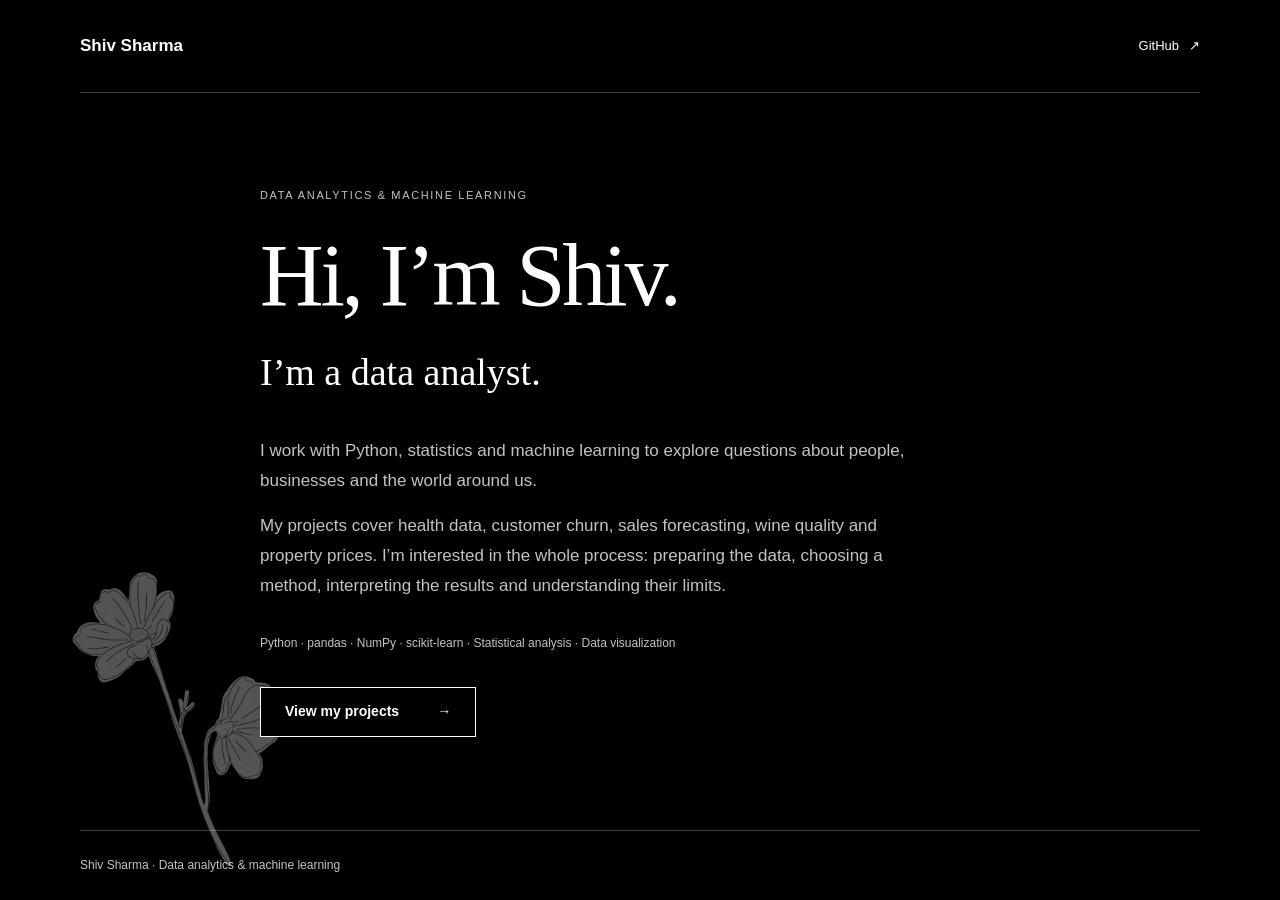
<file: index.html>
<!DOCTYPE html>
<html lang="en">
 <head>
  <meta charset="utf-8"/>
  <meta content="width=device-width, initial-scale=1" name="viewport"/>
  <title>
   Data Analytics Portfolio | Shiv Sharma
  </title>
  <meta content="Meet me and explore my data analysis and machine learning case studies." name="description"/>
  <meta content="#000000" name="theme-color"/>
  <meta content="Data Analytics Portfolio | Shiv Sharma" property="og:title"/>
  <meta content="Meet me and explore my data analysis and machine learning case studies." property="og:description"/>
  <meta content="website" property="og:type"/>
  <link href="img/favicon.svg" rel="icon" type="image/svg+xml"/>
  <link href="css/main.css?v=20261027b" rel="stylesheet"/>
 </head>
 <body class="intro-page">
  <a class="skip-link" href="#main">
   Skip to content
  </a>
  <header class="site-header wrap">
   <a aria-label="Shiv Sharma, introduction" class="brand" href="index.html">
    Shiv Sharma
   </a>
   <nav aria-label="Main navigation">
    <a href="https://github.com/staticbloom">
     GitHub
     <span aria-hidden="true">
      ↗
     </span>
    </a>
   </nav>
  </header>
  <main class="intro wrap" id="main">
   <section aria-labelledby="intro-title">
    <p class="eyebrow">
     Data analytics &amp; machine learning
    </p>
    <h1 id="intro-title">
     Hi, I’m Shiv.
    </h1>
    <p class="intro-role">
     I’m a data analyst.
    </p>
    <div class="intro-copy">
     <p>
      I work with Python, statistics and machine learning to explore questions about people, businesses and the world around us.
     </p>
     <p>
      My projects cover health data, customer churn, sales forecasting, wine quality and property prices. I’m interested in the whole process: preparing the data, choosing a method, interpreting the results and understanding their limits.
     </p>
    </div>
    <p class="toolkit">
     Python · pandas · NumPy · scikit-learn · Statistical analysis · Data visualization
    </p>
    <a class="button" href="projects.html">
     View my projects
     <span aria-hidden="true">
      →
     </span>
    </a>
   </section>
  </main>
  <footer class="site-footer wrap">
   <p>
    Shiv Sharma · Data analytics &amp; machine learning
   </p>
  </footer>
 </body>
</html>
</file>
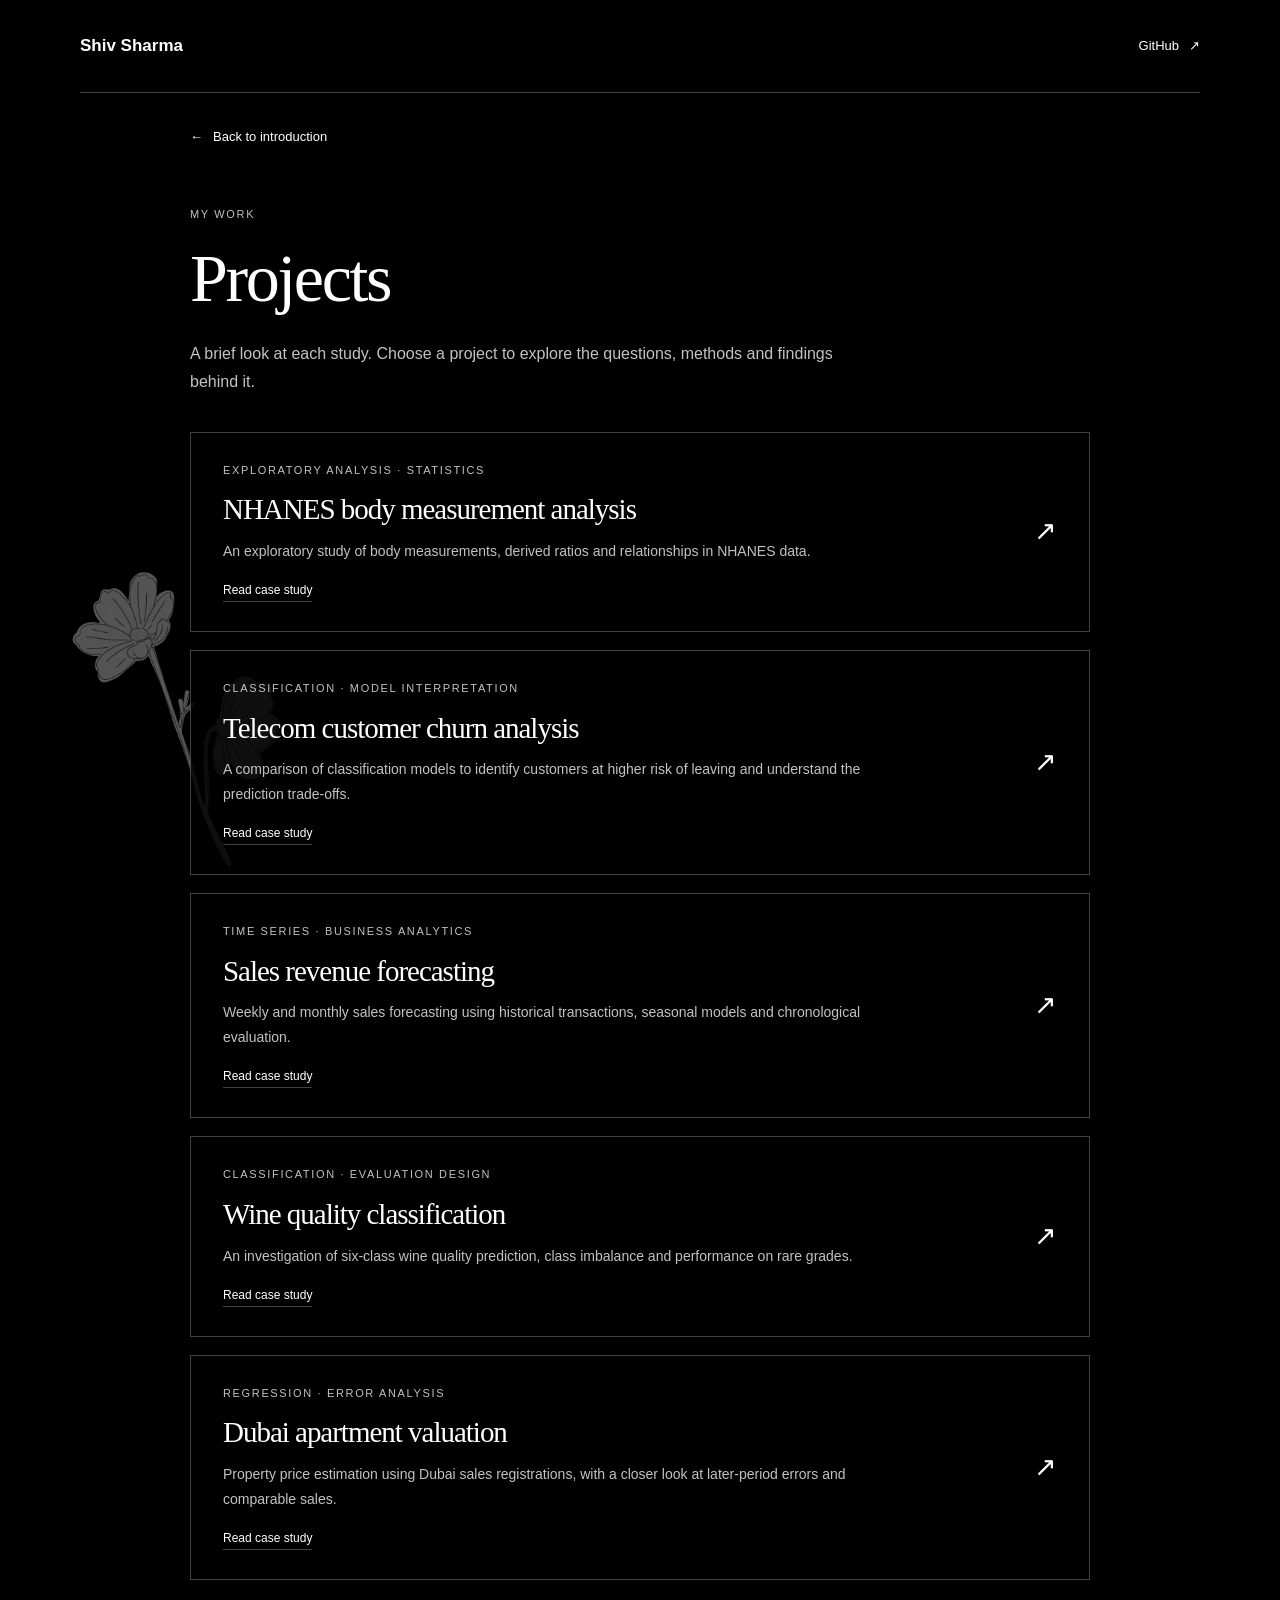
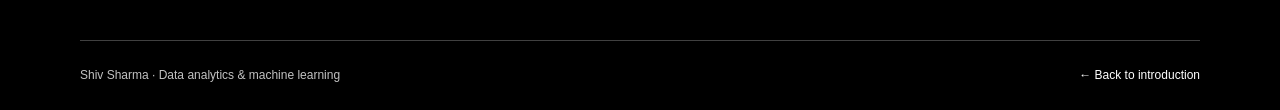
<file: projects.html>
<!DOCTYPE html>
<html lang="en">
 <head>
  <meta charset="utf-8"/>
  <meta content="width=device-width, initial-scale=1" name="viewport"/>
  <title>
   Projects | Shiv Sharma
  </title>
  <meta content="Explore NHANES analysis, customer churn, sales forecasting, wine classification and apartment valuation." name="description"/>
  <meta content="#000000" name="theme-color"/>
  <meta content="Projects | Shiv Sharma" property="og:title"/>
  <meta content="Explore NHANES analysis, customer churn, sales forecasting, wine classification and apartment valuation." property="og:description"/>
  <meta content="website" property="og:type"/>
  <link href="img/favicon.svg" rel="icon" type="image/svg+xml"/>
  <link href="css/main.css?v=20261027b" rel="stylesheet"/>
 </head>
 <body class="projects-page">
  <a class="skip-link" href="#main">
   Skip to content
  </a>
  <header class="site-header wrap">
   <a aria-label="Shiv Sharma, introduction" class="brand" href="index.html">
    Shiv Sharma
   </a>
   <nav aria-label="Main navigation">
    <a href="https://github.com/staticbloom">
     GitHub
     <span aria-hidden="true">
      ↗
     </span>
    </a>
   </nav>
  </header>
  <main class="selection wrap" id="main">
   <a class="back-link" href="index.html">
    <span aria-hidden="true">
     ←
    </span>
    Back to introduction
   </a>
   <header class="selection-header">
    <p class="eyebrow">
     My work
    </p>
    <h1>
     Projects
    </h1>
    <p>
     A brief look at each study. Choose a project to explore the questions, methods and findings behind it.
    </p>
   </header>
   <div class="project-list">
    <a class="project-option" href="projects/nhanes-body-measurements.html" id="nhanes-body-measurements">
     <div>
      <p class="eyebrow">
       Exploratory analysis · Statistics
      </p>
      <h2>
       NHANES body measurement analysis
      </h2>
      <p class="overview">
       An exploratory study of body measurements, derived ratios and relationships in NHANES data.
      </p>
      <span class="read-label">
       Read case study
      </span>
     </div>
     <span aria-hidden="true" class="project-arrow">
      ↗
     </span>
    </a>
    <a class="project-option" href="projects/customer-churn-analysis.html" id="customer-churn-analysis">
     <div>
      <p class="eyebrow">
       Classification · Model interpretation
      </p>
      <h2>
       Telecom customer churn analysis
      </h2>
      <p class="overview">
       A comparison of classification models to identify customers at higher risk of leaving and understand the prediction trade-offs.
      </p>
      <span class="read-label">
       Read case study
      </span>
     </div>
     <span aria-hidden="true" class="project-arrow">
      ↗
     </span>
    </a>
    <a class="project-option" href="projects/sales-forecasting.html" id="sales-forecasting">
     <div>
      <p class="eyebrow">
       Time series · Business analytics
      </p>
      <h2>
       Sales revenue forecasting
      </h2>
      <p class="overview">
       Weekly and monthly sales forecasting using historical transactions, seasonal models and chronological evaluation.
      </p>
      <span class="read-label">
       Read case study
      </span>
     </div>
     <span aria-hidden="true" class="project-arrow">
      ↗
     </span>
    </a>
    <a class="project-option" href="projects/wine-quality-classification.html" id="wine-quality-classification">
     <div>
      <p class="eyebrow">
       Classification · Evaluation design
      </p>
      <h2>
       Wine quality classification
      </h2>
      <p class="overview">
       An investigation of six-class wine quality prediction, class imbalance and performance on rare grades.
      </p>
      <span class="read-label">
       Read case study
      </span>
     </div>
     <span aria-hidden="true" class="project-arrow">
      ↗
     </span>
    </a>
    <a class="project-option" href="projects/apartment-sales-valuation.html" id="apartment-sales-valuation">
     <div>
      <p class="eyebrow">
       Regression · Error analysis
      </p>
      <h2>
       Dubai apartment valuation
      </h2>
      <p class="overview">
       Property price estimation using Dubai sales registrations, with a closer look at later-period errors and comparable sales.
      </p>
      <span class="read-label">
       Read case study
      </span>
     </div>
     <span aria-hidden="true" class="project-arrow">
      ↗
     </span>
    </a>
   </div>
  </main>
  <footer class="site-footer wrap">
   <p>
    Shiv Sharma · Data analytics &amp; machine learning
   </p>
   <a href="index.html">
    <span aria-hidden="true">
     ←
    </span>
    Back to introduction
   </a>
  </footer>
 </body>
</html>
</file>
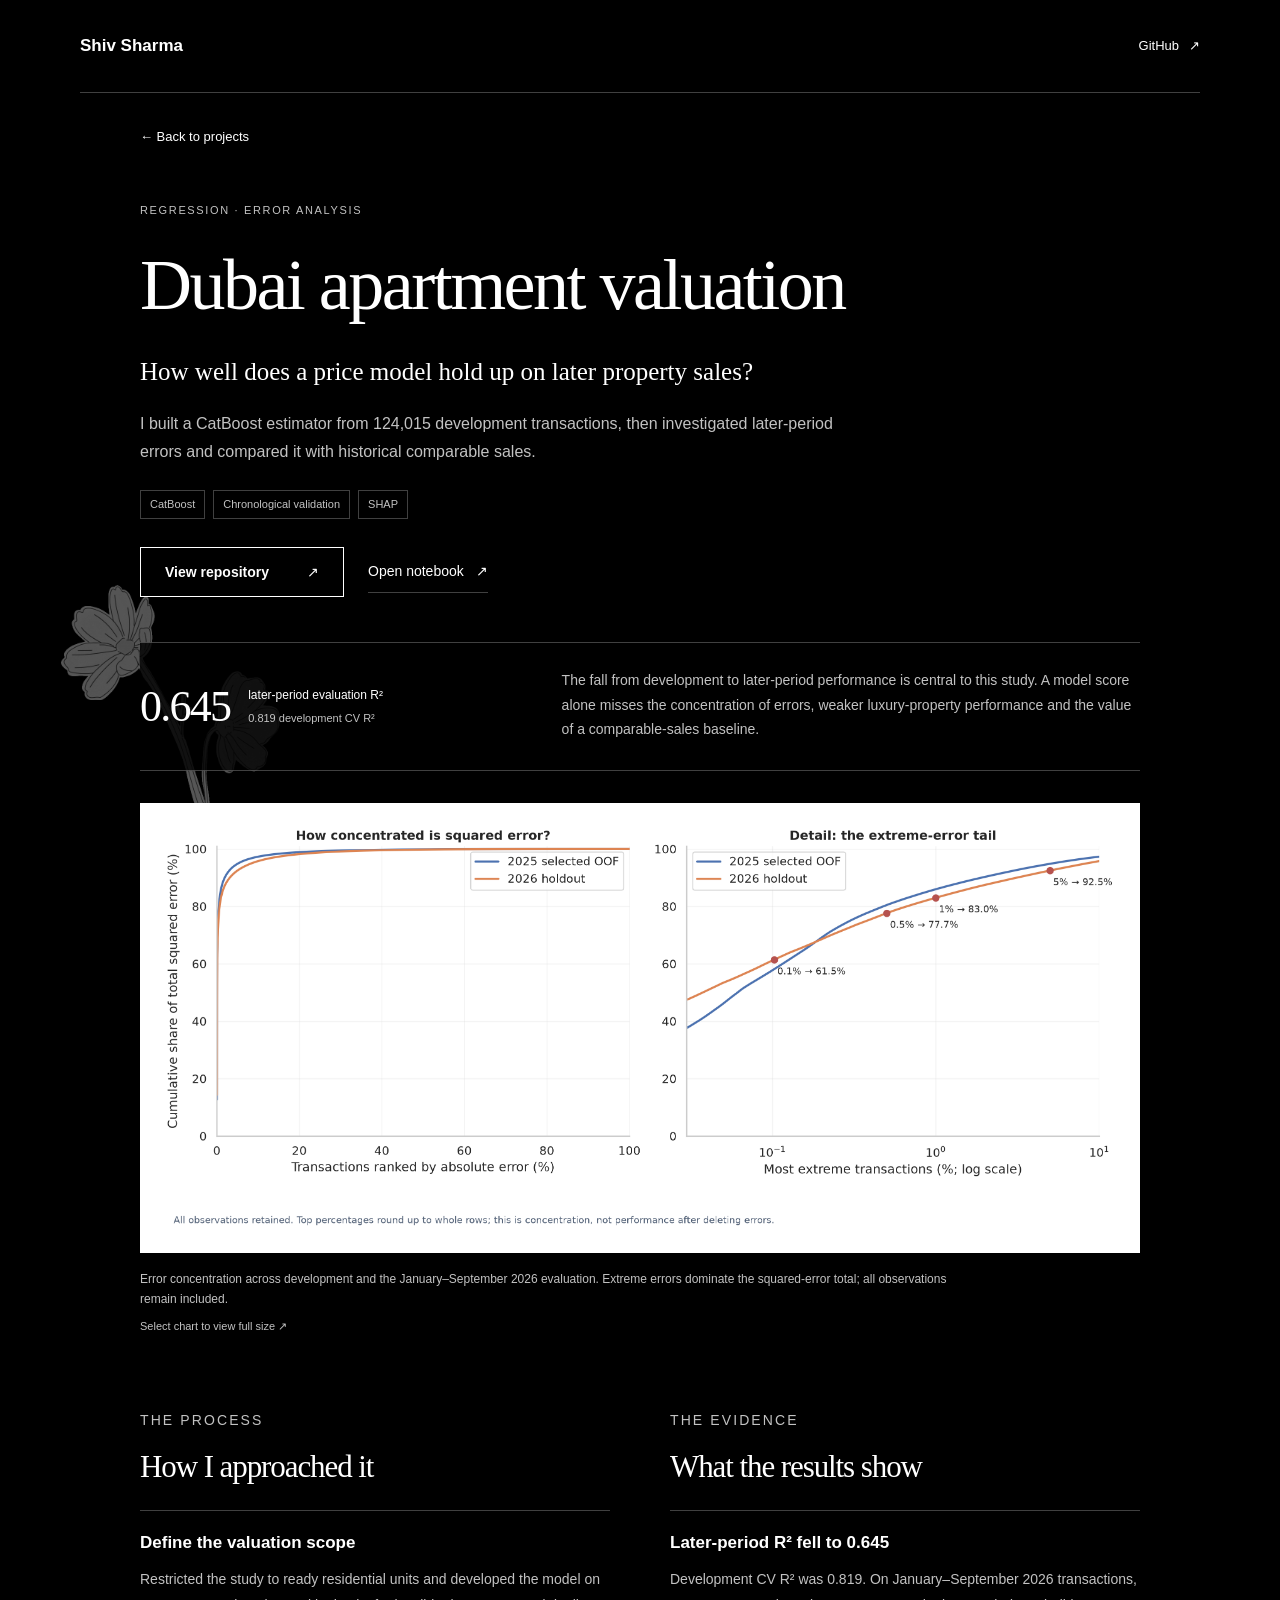
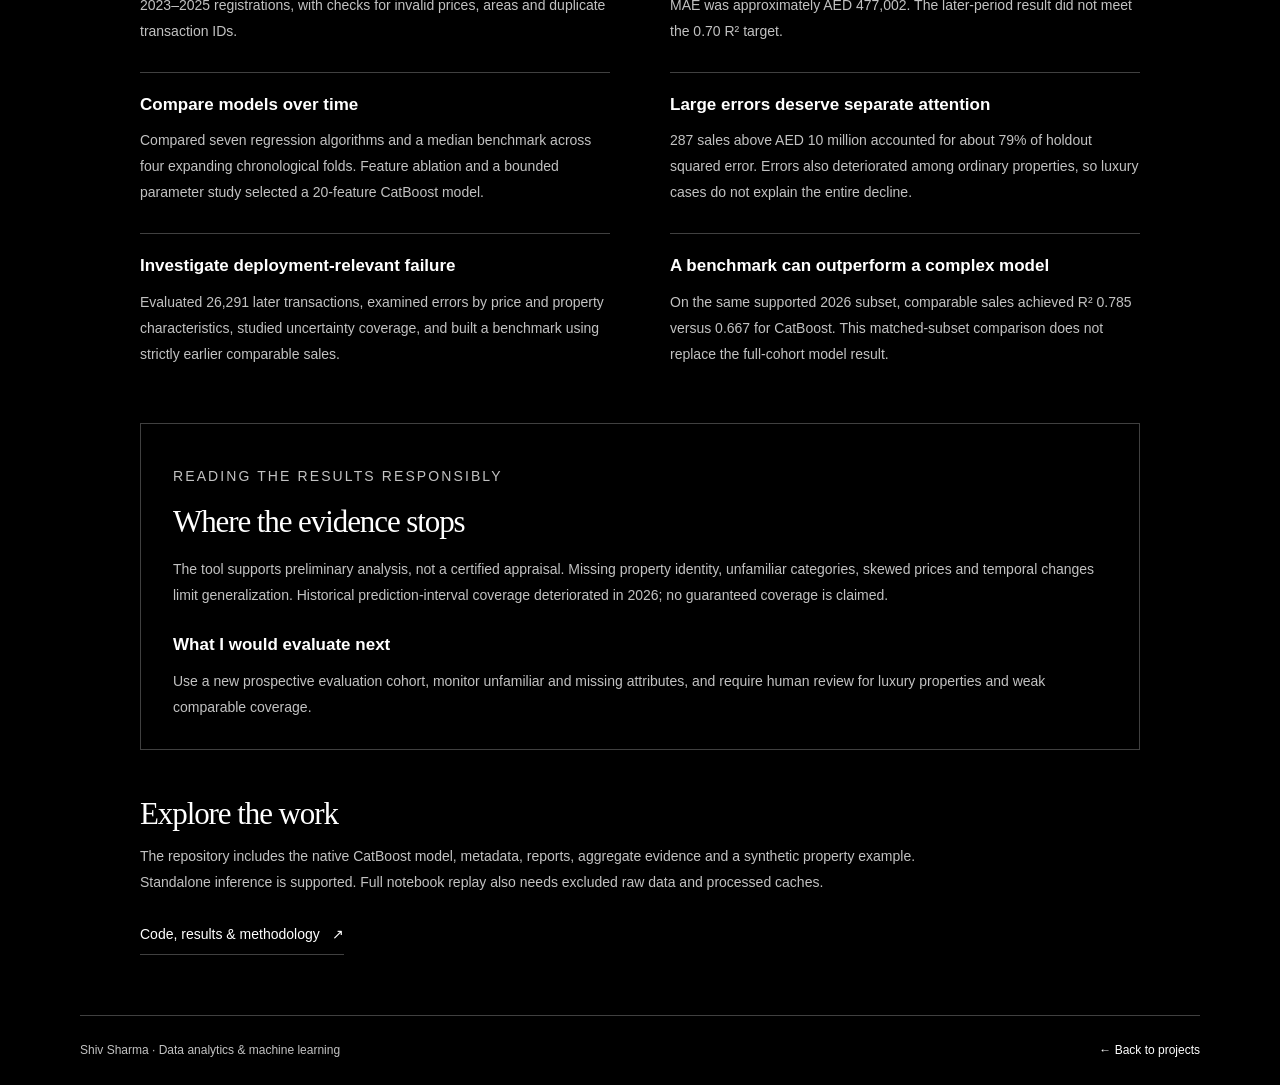
<file: projects/apartment-sales-valuation.html>
<!DOCTYPE html>
<html lang="en">
 <head>
  <meta charset="utf-8"/>
  <meta content="width=device-width, initial-scale=1" name="viewport"/>
  <title>
   Dubai apartment valuation | Shiv Sharma
  </title>
  <meta content="I built a CatBoost estimator from 124,015 development transactions, then investigated later-period errors and compared it with historical comparable sales." name="description"/>
  <meta content="#000000" name="theme-color"/>
  <meta content="Dubai apartment valuation | Shiv Sharma" property="og:title"/>
  <meta content="I built a CatBoost estimator from 124,015 development transactions, then investigated later-period errors and compared it with historical comparable sales." property="og:description"/>
  <meta content="website" property="og:type"/>
  <link href="../img/favicon.svg" rel="icon" type="image/svg+xml"/>
  <link href="../css/main.css?v=20261027b" rel="stylesheet"/>
 </head>
 <body class="case-page">
  <a class="skip-link" href="#main">
   Skip to content
  </a>
  <header class="site-header wrap">
   <a aria-label="Shiv Sharma, introduction" class="brand" href="../index.html">
    Shiv Sharma
   </a>
   <nav aria-label="Main navigation">
    <a href="https://github.com/staticbloom">
     GitHub
     <span aria-hidden="true">
      ↗
     </span>
    </a>
   </nav>
  </header>
  <main class="case-main wrap" id="main">
   <a class="back-link" href="../projects.html#apartment-sales-valuation">
    ← Back to projects
   </a>
   <header class="case-header">
    <p class="eyebrow">
     Regression · Error analysis
    </p>
    <h1>
     Dubai apartment valuation
    </h1>
    <p class="case-question">
     How well does a price model hold up on later property sales?
    </p>
    <p class="case-intro">
     I built a CatBoost estimator from 124,015 development transactions, then investigated later-period errors and compared it with historical comparable sales.
    </p>
    <ul aria-label="Methods and tools" class="tags">
     <li>
      CatBoost
     </li>
     <li>
      Chronological validation
     </li>
     <li>
      SHAP
     </li>
    </ul>
    <div class="project-actions">
     <a class="button" href="https://github.com/staticbloom/apartment-sales-valuation">
      View repository
      <span aria-hidden="true">
       ↗
      </span>
     </a>
     <a class="text-link" href="https://github.com/staticbloom/apartment-sales-valuation/blob/main/notebook/Finesse_Project4_Complete.ipynb">
      Open notebook
      <span aria-hidden="true">
       ↗
      </span>
     </a>
    </div>
   </header>
   <section aria-label="Main result" class="case-result">
    <div class="result">
     <strong>
      0.645
     </strong>
     <span>
      later-period evaluation R²
      <small>
       0.819 development CV R²
      </small>
     </span>
    </div>
    <p>
     The fall from development to later-period performance is central to this study. A model score alone misses the concentration of errors, weaker luxury-property performance and the value of a comparable-sales baseline.
    </p>
   </section>
   <figure class="project-figure">
    <a aria-label="Open full-size chart for Dubai apartment price estimation" class="chart-link" href="../img/projects/property-errors.png">
     <img alt="Cumulative squared-error plots show that a small share of transactions accounts for most error in both development and 2026 evaluation." decoding="async" height="1304" loading="lazy" src="../img/projects/property-errors.png" width="3057"/>
    </a>
    <figcaption>
     Error concentration across development and the January–September 2026 evaluation. Extreme errors dominate the squared-error total; all observations remain included.
     <span class="figure-hint">
      Select chart to view full size
      <span aria-hidden="true">
       ↗
      </span>
     </span>
    </figcaption>
   </figure>
   <div class="case-content">
    <section aria-labelledby="approach">
     <p class="eyebrow">
      The process
     </p>
     <h2 id="approach">
      How I approached it
     </h2>
     <ul class="approach-list">
      <li>
       <h3>
        Define the valuation scope
       </h3>
       <p>
        Restricted the study to ready residential units and developed the model on 2023–2025 registrations, with checks for invalid prices, areas and duplicate transaction IDs.
       </p>
      </li>
      <li>
       <h3>
        Compare models over time
       </h3>
       <p>
        Compared seven regression algorithms and a median benchmark across four expanding chronological folds. Feature ablation and a bounded parameter study selected a 20-feature CatBoost model.
       </p>
      </li>
      <li>
       <h3>
        Investigate deployment-relevant failure
       </h3>
       <p>
        Evaluated 26,291 later transactions, examined errors by price and property characteristics, studied uncertainty coverage, and built a benchmark using strictly earlier comparable sales.
       </p>
      </li>
     </ul>
    </section>
    <section aria-labelledby="findings">
     <p class="eyebrow">
      The evidence
     </p>
     <h2 id="findings">
      What the results show
     </h2>
     <div class="finding">
      <h3>
       Later-period R² fell to 0.645
      </h3>
      <p>
       Development CV R² was 0.819. On January–September 2026 transactions, MAE was approximately AED 477,002. The later-period result did not meet the 0.70 R² target.
      </p>
     </div>
     <div class="finding">
      <h3>
       Large errors deserve separate attention
      </h3>
      <p>
       287 sales above AED 10 million accounted for about 79% of holdout squared error. Errors also deteriorated among ordinary properties, so luxury cases do not explain the entire decline.
      </p>
     </div>
     <div class="finding">
      <h3>
       A benchmark can outperform a complex model
      </h3>
      <p>
       On the same supported 2026 subset, comparable sales achieved R² 0.785 versus 0.667 for CatBoost. This matched-subset comparison does not replace the full-cohort model result.
      </p>
     </div>
    </section>
   </div>
   <section aria-labelledby="limits" class="limits">
    <p class="eyebrow">
     Reading the results responsibly
    </p>
    <h2 id="limits">
     Where the evidence stops
    </h2>
    <p>
     The tool supports preliminary analysis, not a certified appraisal. Missing property identity, unfamiliar categories, skewed prices and temporal changes limit generalization. Historical prediction-interval coverage deteriorated in 2026; no guaranteed coverage is claimed.
    </p>
    <h3>
     What I would evaluate next
    </h3>
    <p>
     Use a new prospective evaluation cohort, monitor unfamiliar and missing attributes, and require human review for luxury properties and weak comparable coverage.
    </p>
   </section>
   <section aria-labelledby="available" class="availability">
    <h2 id="available">
     Explore the work
    </h2>
    <p>
     The repository includes the native CatBoost model, metadata, reports, aggregate evidence and a synthetic property example. Standalone inference is supported. Full notebook replay also needs excluded raw data and processed caches.
    </p>
    <a class="text-link" href="https://github.com/staticbloom/apartment-sales-valuation">
     Code, results &amp; methodology
     <span aria-hidden="true">
      ↗
     </span>
    </a>
   </section>
  </main>
  <footer class="site-footer wrap">
   <p>
    Shiv Sharma · Data analytics &amp; machine learning
   </p>
   <a href="../projects.html">
    <span aria-hidden="true">
     ←
    </span>
    Back to projects
   </a>
  </footer>
 </body>
</html>
</file>
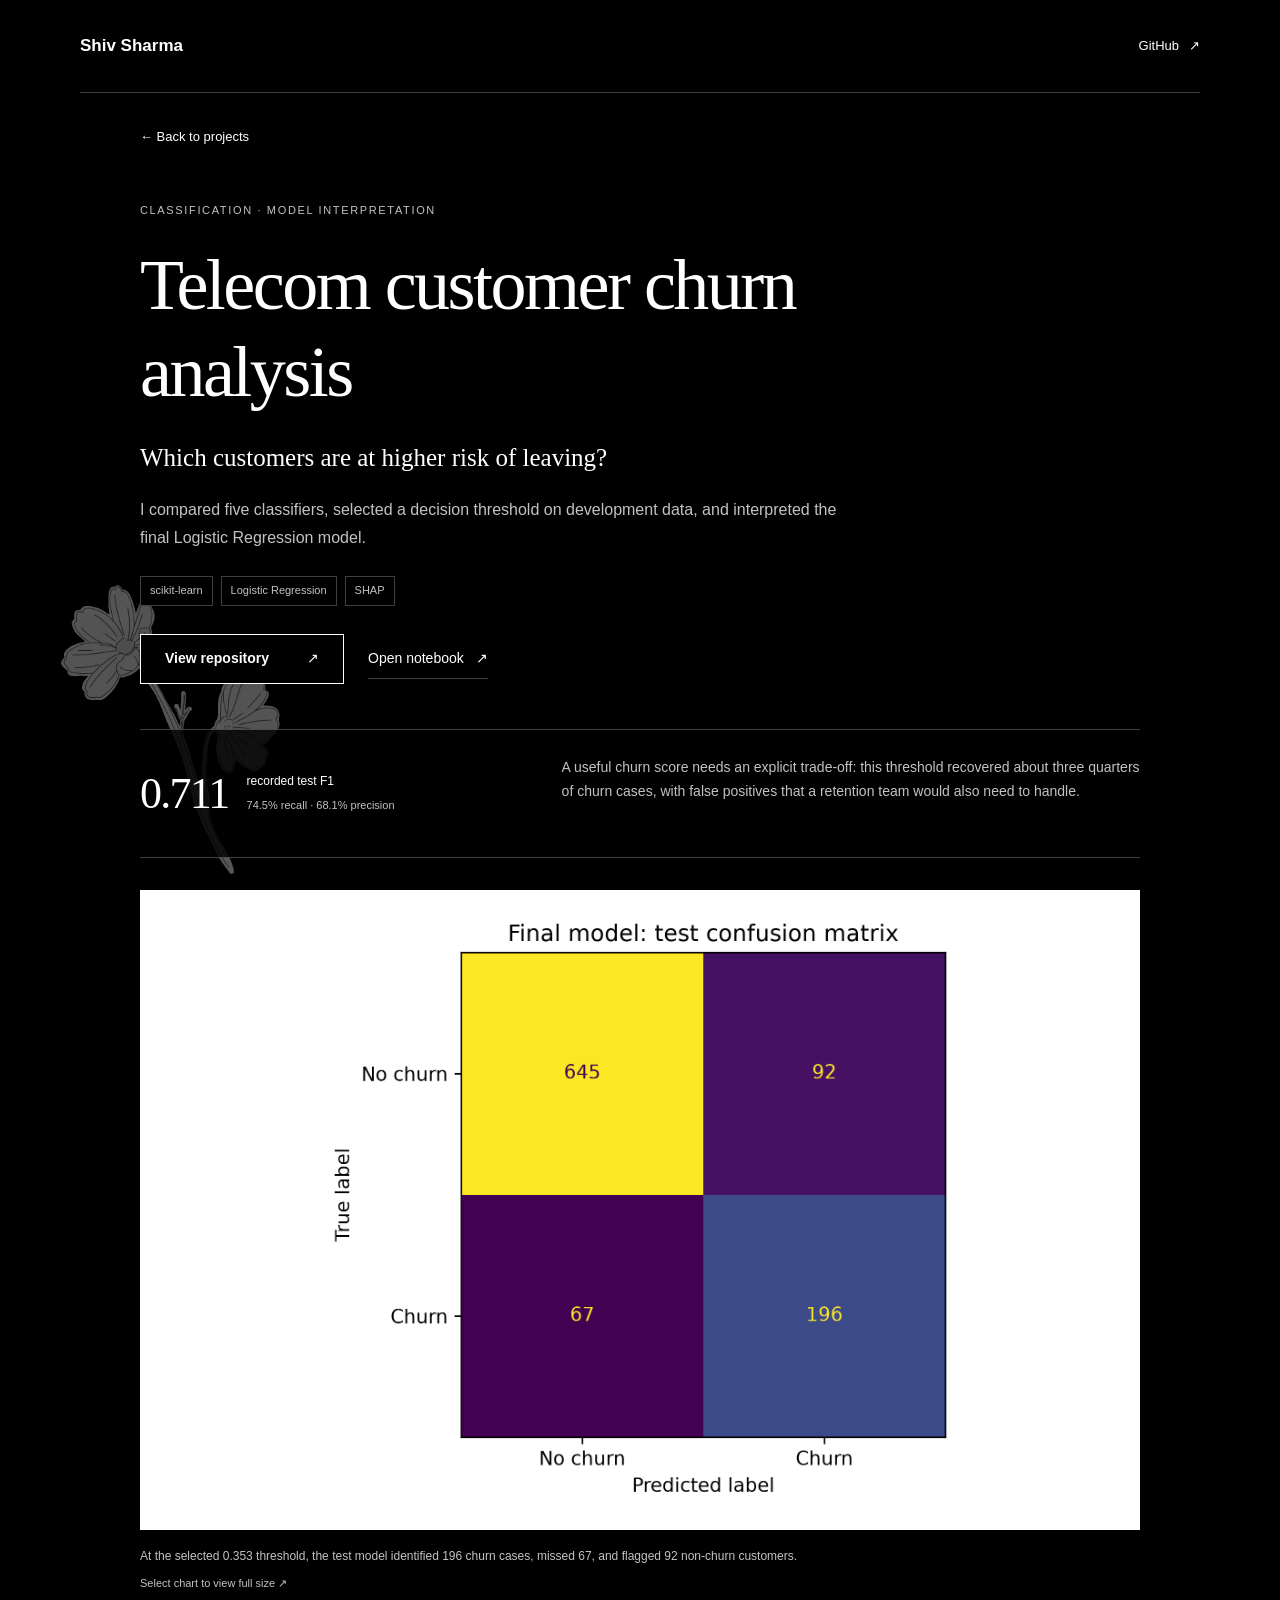
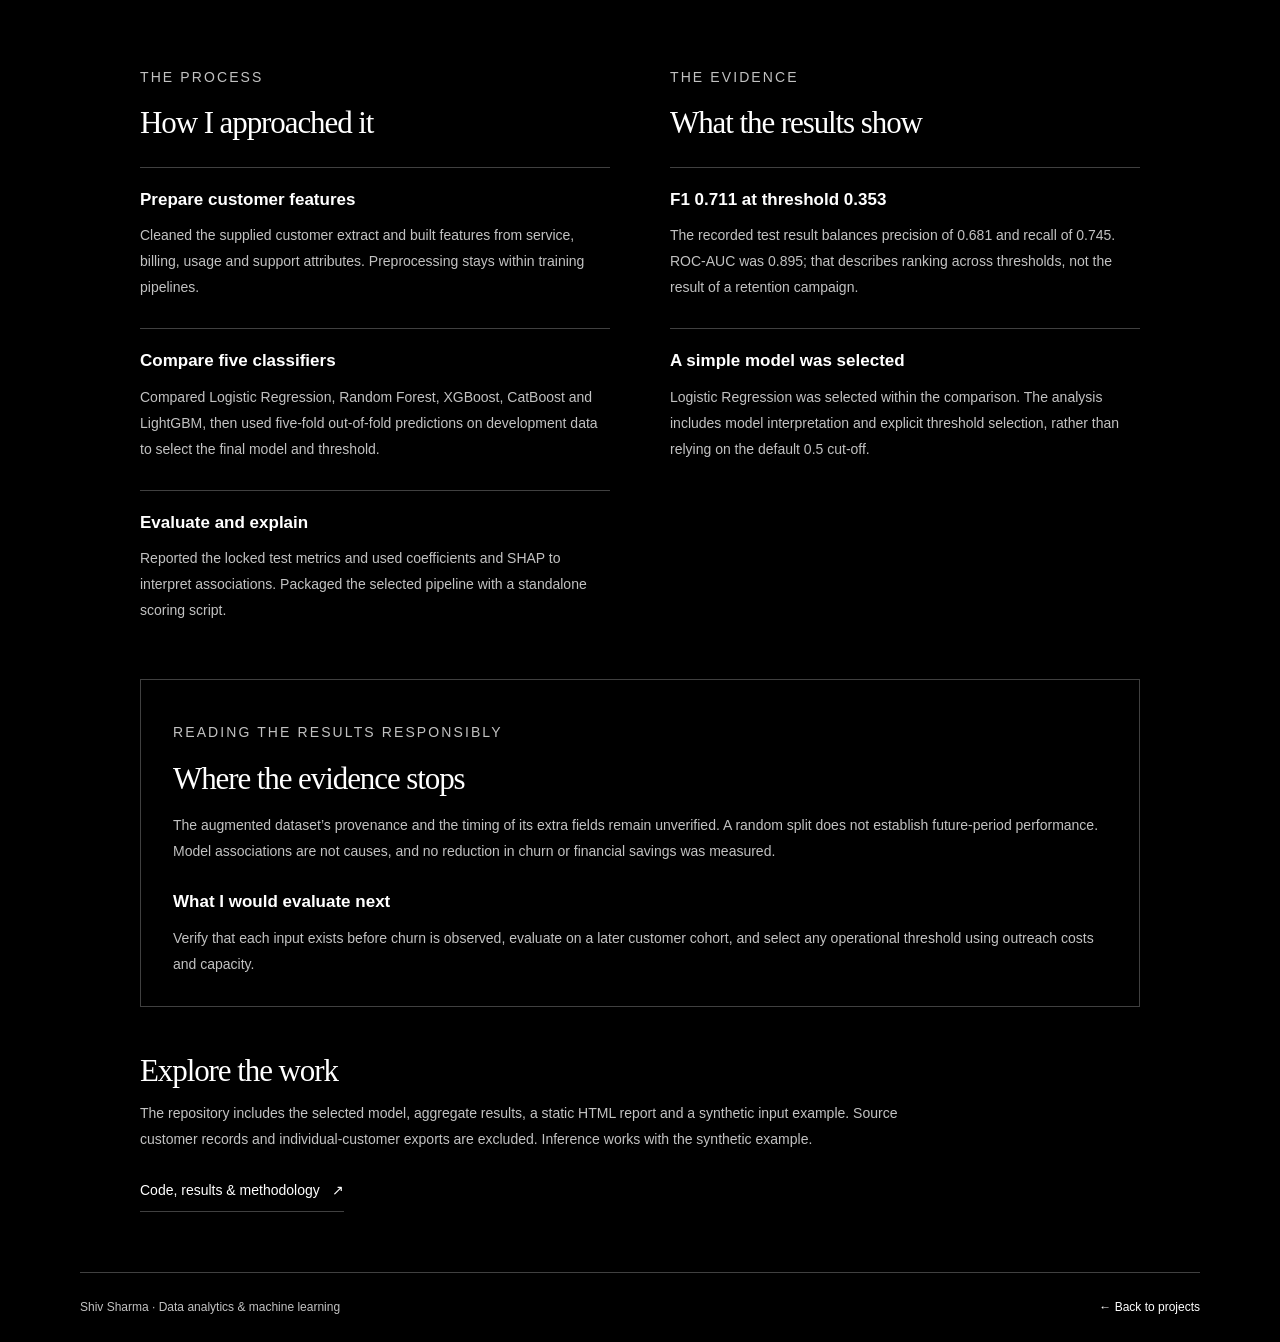
<file: projects/customer-churn-analysis.html>
<!DOCTYPE html>
<html lang="en">
 <head>
  <meta charset="utf-8"/>
  <meta content="width=device-width, initial-scale=1" name="viewport"/>
  <title>
   Telecom customer churn analysis | Shiv Sharma
  </title>
  <meta content="I compared five classifiers, selected a decision threshold on development data, and interpreted the final Logistic Regression model." name="description"/>
  <meta content="#000000" name="theme-color"/>
  <meta content="Telecom customer churn analysis | Shiv Sharma" property="og:title"/>
  <meta content="I compared five classifiers, selected a decision threshold on development data, and interpreted the final Logistic Regression model." property="og:description"/>
  <meta content="website" property="og:type"/>
  <link href="../img/favicon.svg" rel="icon" type="image/svg+xml"/>
  <link href="../css/main.css?v=20261027b" rel="stylesheet"/>
 </head>
 <body class="case-page">
  <a class="skip-link" href="#main">
   Skip to content
  </a>
  <header class="site-header wrap">
   <a aria-label="Shiv Sharma, introduction" class="brand" href="../index.html">
    Shiv Sharma
   </a>
   <nav aria-label="Main navigation">
    <a href="https://github.com/staticbloom">
     GitHub
     <span aria-hidden="true">
      ↗
     </span>
    </a>
   </nav>
  </header>
  <main class="case-main wrap" id="main">
   <a class="back-link" href="../projects.html#customer-churn-analysis">
    ← Back to projects
   </a>
   <header class="case-header">
    <p class="eyebrow">
     Classification · Model interpretation
    </p>
    <h1>
     Telecom customer churn analysis
    </h1>
    <p class="case-question">
     Which customers are at higher risk of leaving?
    </p>
    <p class="case-intro">
     I compared five classifiers, selected a decision threshold on development data, and interpreted the final Logistic Regression model.
    </p>
    <ul aria-label="Methods and tools" class="tags">
     <li>
      scikit-learn
     </li>
     <li>
      Logistic Regression
     </li>
     <li>
      SHAP
     </li>
    </ul>
    <div class="project-actions">
     <a class="button" href="https://github.com/staticbloom/customer-churn-analysis">
      View repository
      <span aria-hidden="true">
       ↗
      </span>
     </a>
     <a class="text-link" href="https://github.com/staticbloom/customer-churn-analysis/blob/main/notebooks/Telco-Churn.ipynb">
      Open notebook
      <span aria-hidden="true">
       ↗
      </span>
     </a>
    </div>
   </header>
   <section aria-label="Main result" class="case-result">
    <div class="result">
     <strong>
      0.711
     </strong>
     <span>
      recorded test F1
      <small>
       74.5% recall · 68.1% precision
      </small>
     </span>
    </div>
    <p>
     A useful churn score needs an explicit trade-off: this threshold recovered about three quarters of churn cases, with false positives that a retention team would also need to handle.
    </p>
   </section>
   <figure class="project-figure">
    <a aria-label="Open full-size chart for Telecom customer churn analysis" class="chart-link" href="../img/projects/churn-confusion.png">
     <img alt="Test confusion matrix: 645 true negatives, 92 false positives, 67 false negatives and 196 true positives." decoding="async" height="1317" loading="lazy" src="../img/projects/churn-confusion.png" width="1402"/>
    </a>
    <figcaption>
     At the selected 0.353 threshold, the test model identified 196 churn cases, missed 67, and flagged 92 non-churn customers.
     <span class="figure-hint">
      Select chart to view full size
      <span aria-hidden="true">
       ↗
      </span>
     </span>
    </figcaption>
   </figure>
   <div class="case-content">
    <section aria-labelledby="approach">
     <p class="eyebrow">
      The process
     </p>
     <h2 id="approach">
      How I approached it
     </h2>
     <ul class="approach-list">
      <li>
       <h3>
        Prepare customer features
       </h3>
       <p>
        Cleaned the supplied customer extract and built features from service, billing, usage and support attributes. Preprocessing stays within training pipelines.
       </p>
      </li>
      <li>
       <h3>
        Compare five classifiers
       </h3>
       <p>
        Compared Logistic Regression, Random Forest, XGBoost, CatBoost and LightGBM, then used five-fold out-of-fold predictions on development data to select the final model and threshold.
       </p>
      </li>
      <li>
       <h3>
        Evaluate and explain
       </h3>
       <p>
        Reported the locked test metrics and used coefficients and SHAP to interpret associations. Packaged the selected pipeline with a standalone scoring script.
       </p>
      </li>
     </ul>
    </section>
    <section aria-labelledby="findings">
     <p class="eyebrow">
      The evidence
     </p>
     <h2 id="findings">
      What the results show
     </h2>
     <div class="finding">
      <h3>
       F1 0.711 at threshold 0.353
      </h3>
      <p>
       The recorded test result balances precision of 0.681 and recall of 0.745. ROC-AUC was 0.895; that describes ranking across thresholds, not the result of a retention campaign.
      </p>
     </div>
     <div class="finding">
      <h3>
       A simple model was selected
      </h3>
      <p>
       Logistic Regression was selected within the comparison. The analysis includes model interpretation and explicit threshold selection, rather than relying on the default 0.5 cut-off.
      </p>
     </div>
    </section>
   </div>
   <section aria-labelledby="limits" class="limits">
    <p class="eyebrow">
     Reading the results responsibly
    </p>
    <h2 id="limits">
     Where the evidence stops
    </h2>
    <p>
     The augmented dataset’s provenance and the timing of its extra fields remain unverified. A random split does not establish future-period performance. Model associations are not causes, and no reduction in churn or financial savings was measured.
    </p>
    <h3>
     What I would evaluate next
    </h3>
    <p>
     Verify that each input exists before churn is observed, evaluate on a later customer cohort, and select any operational threshold using outreach costs and capacity.
    </p>
   </section>
   <section aria-labelledby="available" class="availability">
    <h2 id="available">
     Explore the work
    </h2>
    <p>
     The repository includes the selected model, aggregate results, a static HTML report and a synthetic input example. Source customer records and individual-customer exports are excluded. Inference works with the synthetic example.
    </p>
    <a class="text-link" href="https://github.com/staticbloom/customer-churn-analysis">
     Code, results &amp; methodology
     <span aria-hidden="true">
      ↗
     </span>
    </a>
   </section>
  </main>
  <footer class="site-footer wrap">
   <p>
    Shiv Sharma · Data analytics &amp; machine learning
   </p>
   <a href="../projects.html">
    <span aria-hidden="true">
     ←
    </span>
    Back to projects
   </a>
  </footer>
 </body>
</html>
</file>
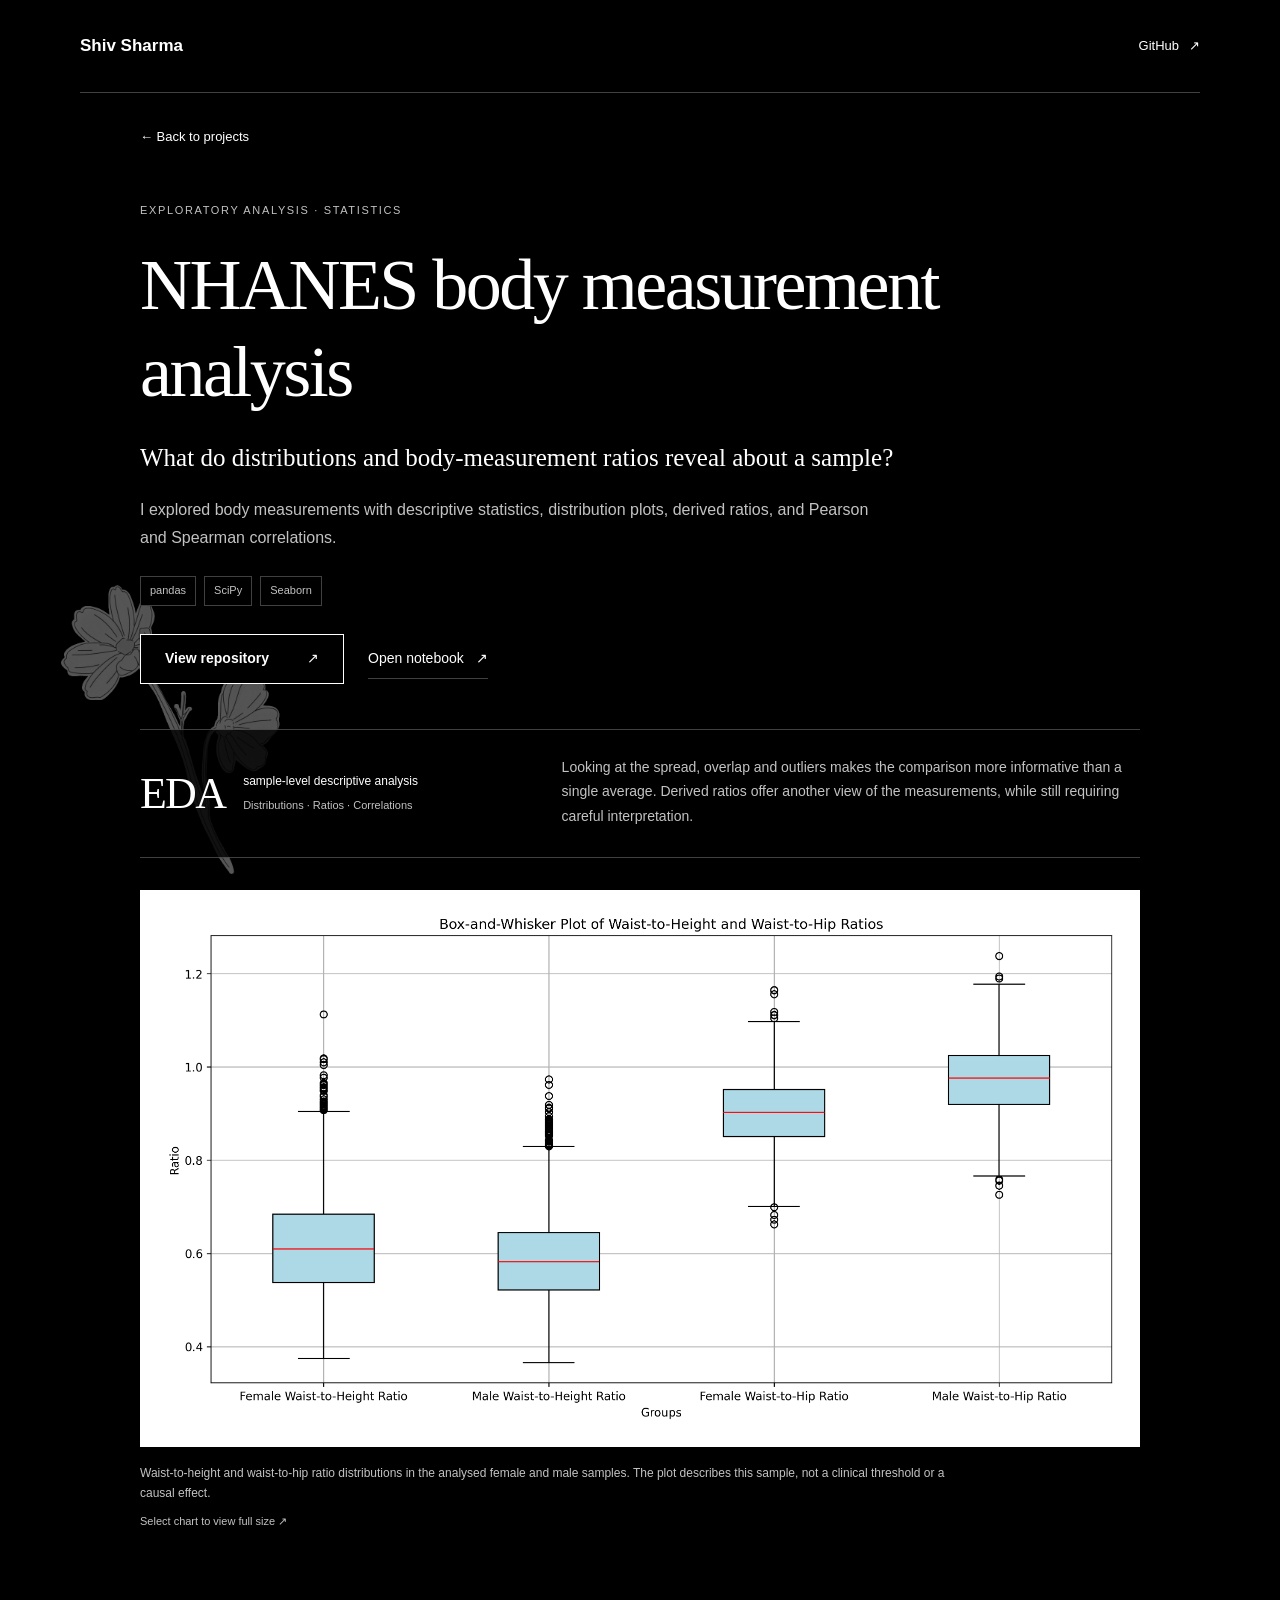
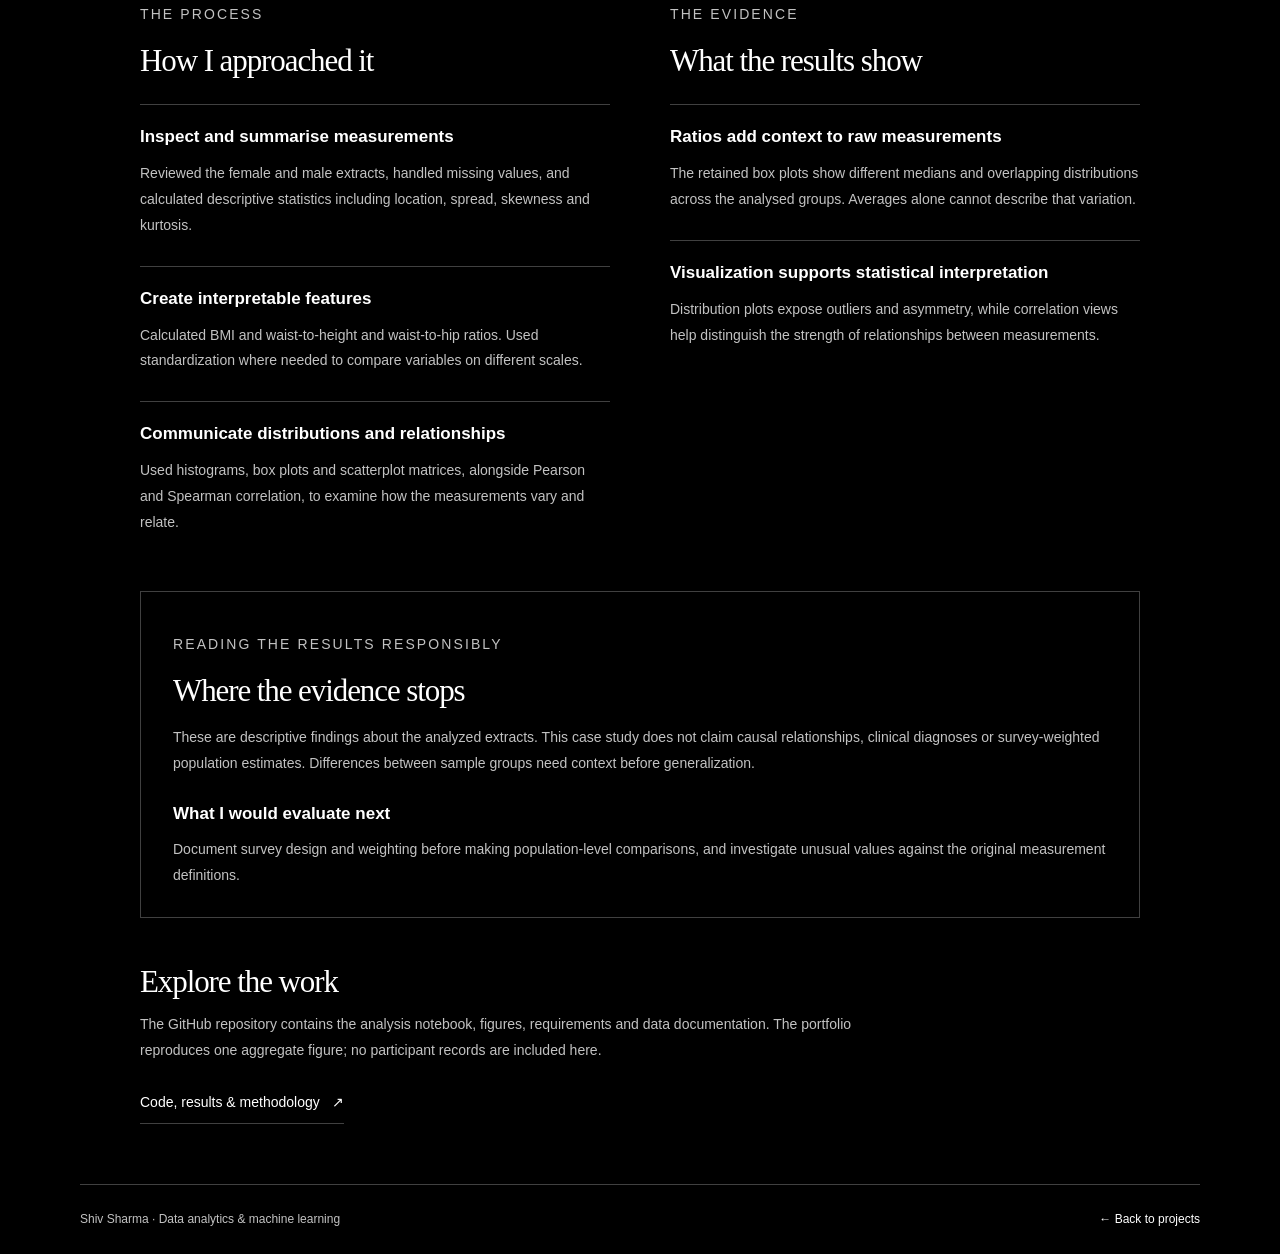
<file: projects/nhanes-body-measurements.html>
<!DOCTYPE html>
<html lang="en">
 <head>
  <meta charset="utf-8"/>
  <meta content="width=device-width, initial-scale=1" name="viewport"/>
  <title>
   NHANES body measurement analysis | Shiv Sharma
  </title>
  <meta content="I explored body measurements with descriptive statistics, distribution plots, derived ratios, and Pearson and Spearman correlations." name="description"/>
  <meta content="#000000" name="theme-color"/>
  <meta content="NHANES body measurement analysis | Shiv Sharma" property="og:title"/>
  <meta content="I explored body measurements with descriptive statistics, distribution plots, derived ratios, and Pearson and Spearman correlations." property="og:description"/>
  <meta content="website" property="og:type"/>
  <link href="../img/favicon.svg" rel="icon" type="image/svg+xml"/>
  <link href="../css/main.css?v=20261027b" rel="stylesheet"/>
 </head>
 <body class="case-page">
  <a class="skip-link" href="#main">
   Skip to content
  </a>
  <header class="site-header wrap">
   <a aria-label="Shiv Sharma, introduction" class="brand" href="../index.html">
    Shiv Sharma
   </a>
   <nav aria-label="Main navigation">
    <a href="https://github.com/staticbloom">
     GitHub
     <span aria-hidden="true">
      ↗
     </span>
    </a>
   </nav>
  </header>
  <main class="case-main wrap" id="main">
   <a class="back-link" href="../projects.html#nhanes-body-measurements">
    ← Back to projects
   </a>
   <header class="case-header">
    <p class="eyebrow">
     Exploratory analysis · Statistics
    </p>
    <h1>
     NHANES body measurement analysis
    </h1>
    <p class="case-question">
     What do distributions and body-measurement ratios reveal about a sample?
    </p>
    <p class="case-intro">
     I explored body measurements with descriptive statistics, distribution plots, derived ratios, and Pearson and Spearman correlations.
    </p>
    <ul aria-label="Methods and tools" class="tags">
     <li>
      pandas
     </li>
     <li>
      SciPy
     </li>
     <li>
      Seaborn
     </li>
    </ul>
    <div class="project-actions">
     <a class="button" href="https://github.com/staticbloom/nhanes-data-analysis">
      View repository
      <span aria-hidden="true">
       ↗
      </span>
     </a>
     <a class="text-link" href="https://github.com/staticbloom/nhanes-data-analysis/blob/main/notebooks/nhanes_analysis.ipynb">
      Open notebook
      <span aria-hidden="true">
       ↗
      </span>
     </a>
    </div>
   </header>
   <section aria-label="Main result" class="case-result">
    <div class="result">
     <strong>
      EDA
     </strong>
     <span>
      sample-level descriptive analysis
      <small>
       Distributions · Ratios · Correlations
      </small>
     </span>
    </div>
    <p>
     Looking at the spread, overlap and outliers makes the comparison more informative than a single average. Derived ratios offer another view of the measurements, while still requiring careful interpretation.
    </p>
   </section>
   <figure class="project-figure">
    <a aria-label="Open full-size chart for NHANES body measurement analysis" class="chart-link" href="../img/projects/nhanes-ratios.png">
     <img alt="Box plots compare female and male waist-to-height and waist-to-hip ratios, showing differences in medians and substantial variation within groups." decoding="async" height="1869" loading="lazy" src="../img/projects/nhanes-ratios.png" width="3469"/>
    </a>
    <figcaption>
     Waist-to-height and waist-to-hip ratio distributions in the analysed female and male samples. The plot describes this sample, not a clinical threshold or a causal effect.
     <span class="figure-hint">
      Select chart to view full size
      <span aria-hidden="true">
       ↗
      </span>
     </span>
    </figcaption>
   </figure>
   <div class="case-content">
    <section aria-labelledby="approach">
     <p class="eyebrow">
      The process
     </p>
     <h2 id="approach">
      How I approached it
     </h2>
     <ul class="approach-list">
      <li>
       <h3>
        Inspect and summarise measurements
       </h3>
       <p>
        Reviewed the female and male extracts, handled missing values, and calculated descriptive statistics including location, spread, skewness and kurtosis.
       </p>
      </li>
      <li>
       <h3>
        Create interpretable features
       </h3>
       <p>
        Calculated BMI and waist-to-height and waist-to-hip ratios. Used standardization where needed to compare variables on different scales.
       </p>
      </li>
      <li>
       <h3>
        Communicate distributions and relationships
       </h3>
       <p>
        Used histograms, box plots and scatterplot matrices, alongside Pearson and Spearman correlation, to examine how the measurements vary and relate.
       </p>
      </li>
     </ul>
    </section>
    <section aria-labelledby="findings">
     <p class="eyebrow">
      The evidence
     </p>
     <h2 id="findings">
      What the results show
     </h2>
     <div class="finding">
      <h3>
       Ratios add context to raw measurements
      </h3>
      <p>
       The retained box plots show different medians and overlapping distributions across the analysed groups. Averages alone cannot describe that variation.
      </p>
     </div>
     <div class="finding">
      <h3>
       Visualization supports statistical interpretation
      </h3>
      <p>
       Distribution plots expose outliers and asymmetry, while correlation views help distinguish the strength of relationships between measurements.
      </p>
     </div>
    </section>
   </div>
   <section aria-labelledby="limits" class="limits">
    <p class="eyebrow">
     Reading the results responsibly
    </p>
    <h2 id="limits">
     Where the evidence stops
    </h2>
    <p>
     These are descriptive findings about the analyzed extracts. This case study does not claim causal relationships, clinical diagnoses or survey-weighted population estimates. Differences between sample groups need context before generalization.
    </p>
    <h3>
     What I would evaluate next
    </h3>
    <p>
     Document survey design and weighting before making population-level comparisons, and investigate unusual values against the original measurement definitions.
    </p>
   </section>
   <section aria-labelledby="available" class="availability">
    <h2 id="available">
     Explore the work
    </h2>
    <p>
     The GitHub repository contains the analysis notebook, figures, requirements and data documentation. The portfolio reproduces one aggregate figure; no participant records are included here.
    </p>
    <a class="text-link" href="https://github.com/staticbloom/nhanes-data-analysis">
     Code, results &amp; methodology
     <span aria-hidden="true">
      ↗
     </span>
    </a>
   </section>
  </main>
  <footer class="site-footer wrap">
   <p>
    Shiv Sharma · Data analytics &amp; machine learning
   </p>
   <a href="../projects.html">
    <span aria-hidden="true">
     ←
    </span>
    Back to projects
   </a>
  </footer>
 </body>
</html>
</file>
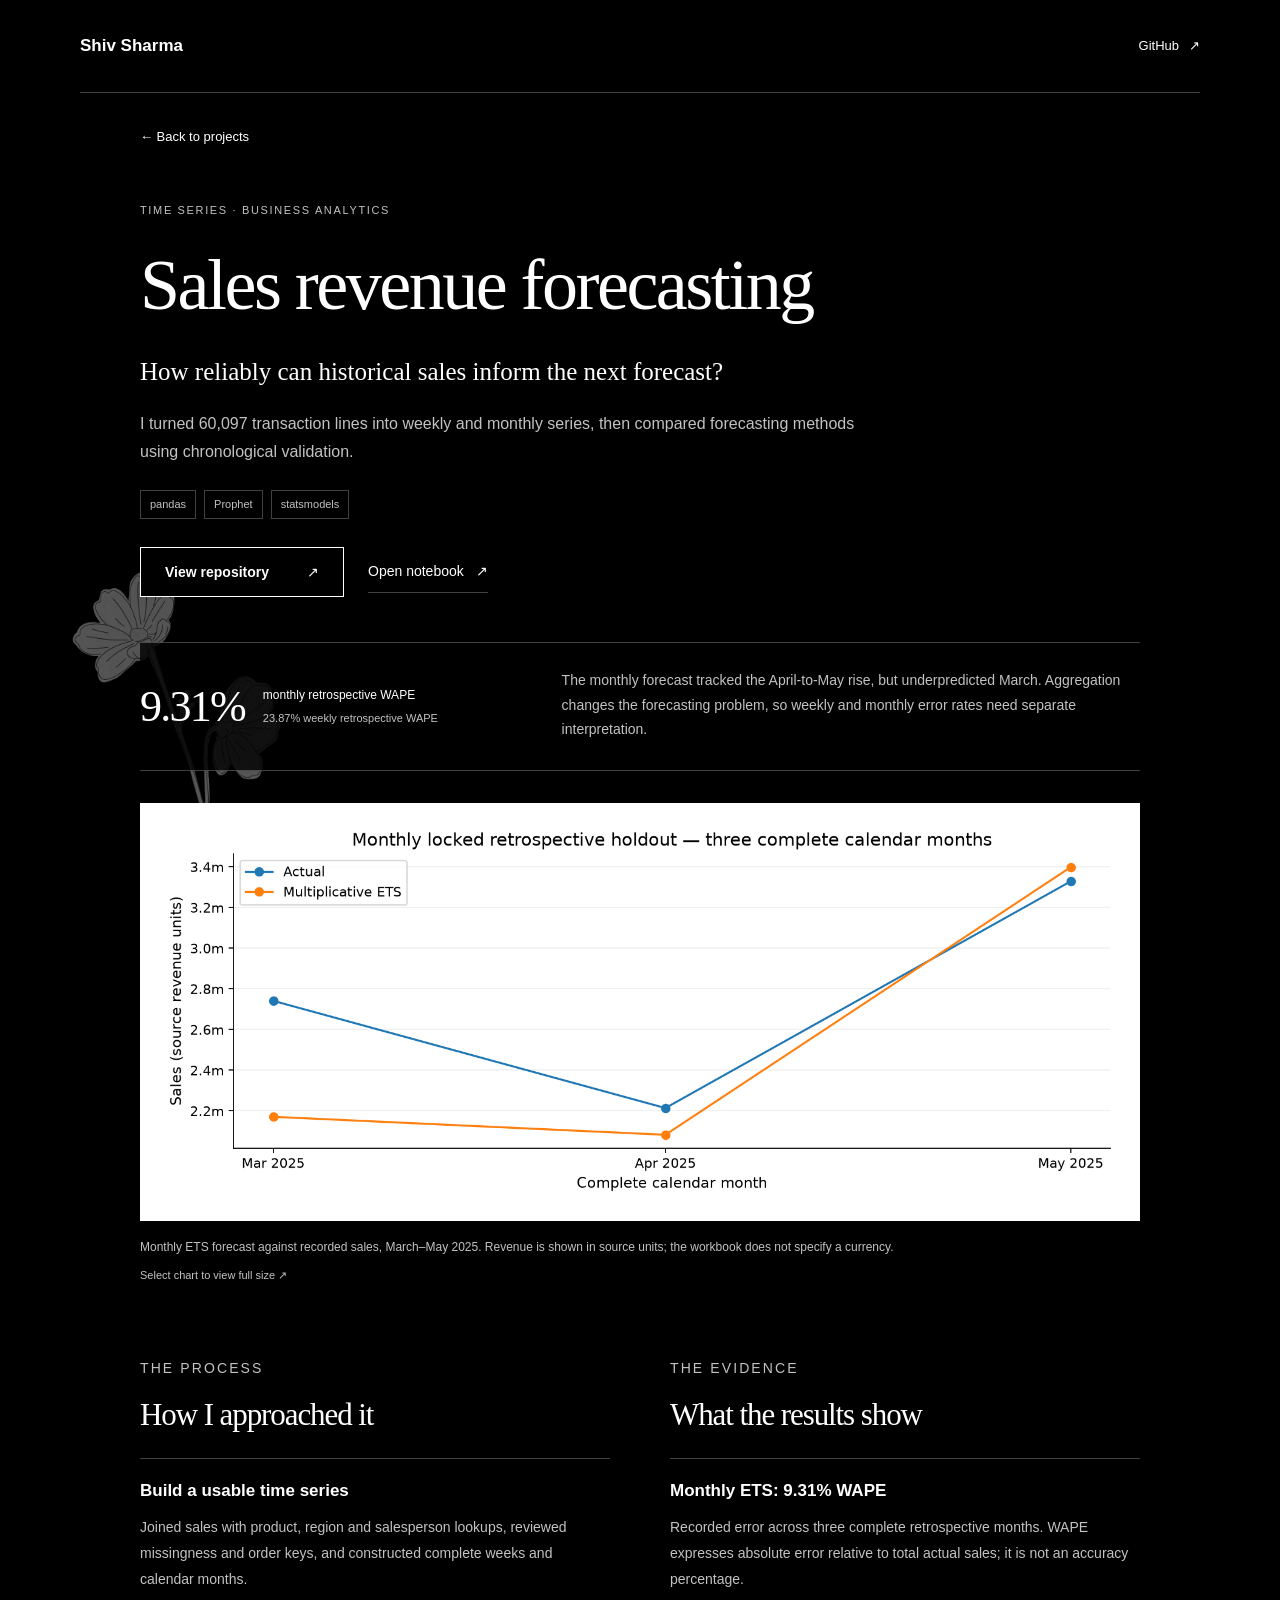
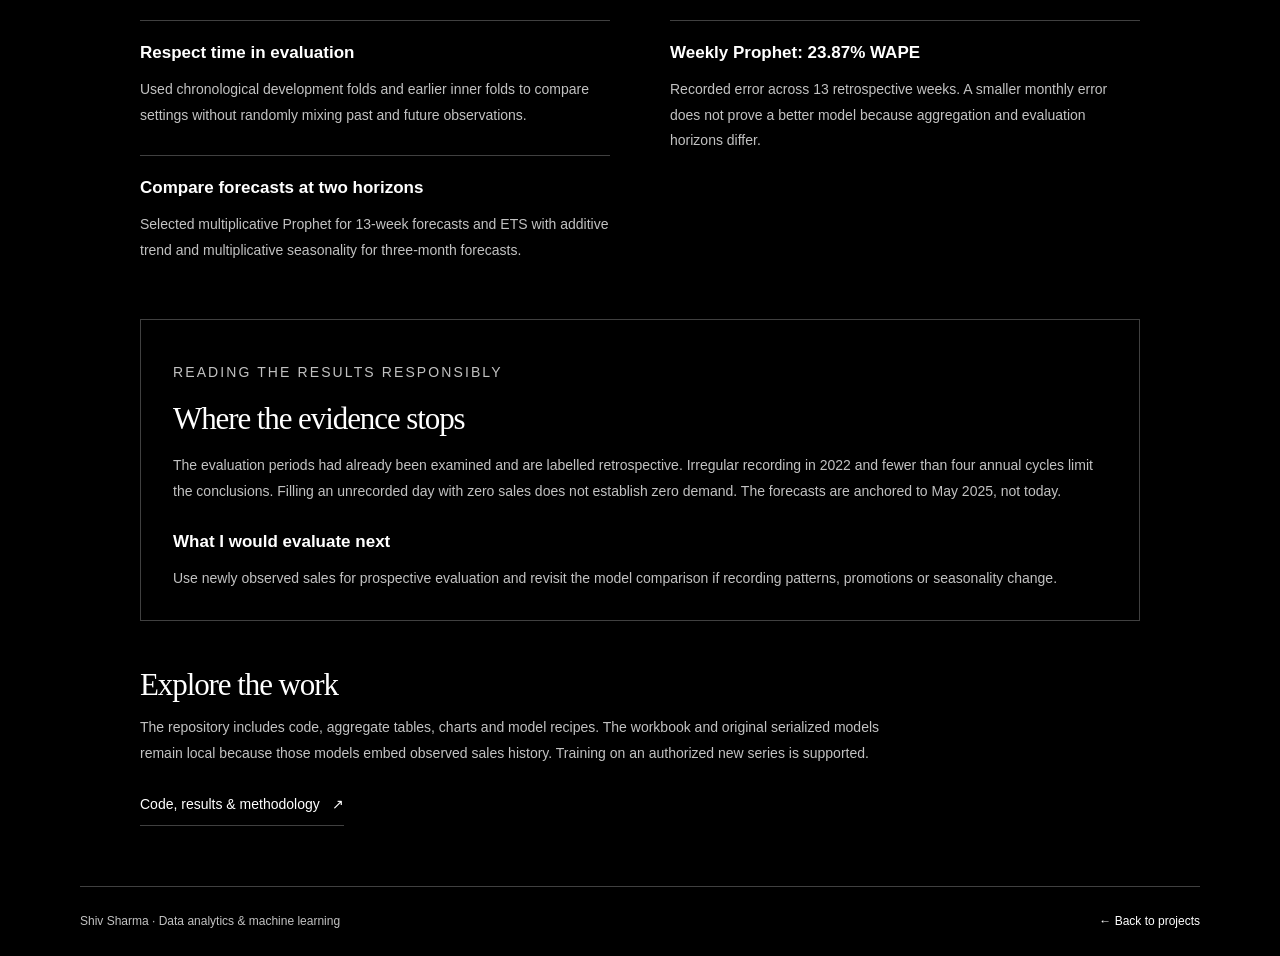
<file: projects/sales-forecasting.html>
<!DOCTYPE html>
<html lang="en">
 <head>
  <meta charset="utf-8"/>
  <meta content="width=device-width, initial-scale=1" name="viewport"/>
  <title>
   Sales revenue forecasting | Shiv Sharma
  </title>
  <meta content="I turned 60,097 transaction lines into weekly and monthly series, then compared forecasting methods using chronological validation." name="description"/>
  <meta content="#000000" name="theme-color"/>
  <meta content="Sales revenue forecasting | Shiv Sharma" property="og:title"/>
  <meta content="I turned 60,097 transaction lines into weekly and monthly series, then compared forecasting methods using chronological validation." property="og:description"/>
  <meta content="website" property="og:type"/>
  <link href="../img/favicon.svg" rel="icon" type="image/svg+xml"/>
  <link href="../css/main.css?v=20261027b" rel="stylesheet"/>
 </head>
 <body class="case-page">
  <a class="skip-link" href="#main">
   Skip to content
  </a>
  <header class="site-header wrap">
   <a aria-label="Shiv Sharma, introduction" class="brand" href="../index.html">
    Shiv Sharma
   </a>
   <nav aria-label="Main navigation">
    <a href="https://github.com/staticbloom">
     GitHub
     <span aria-hidden="true">
      ↗
     </span>
    </a>
   </nav>
  </header>
  <main class="case-main wrap" id="main">
   <a class="back-link" href="../projects.html#sales-forecasting">
    ← Back to projects
   </a>
   <header class="case-header">
    <p class="eyebrow">
     Time series · Business analytics
    </p>
    <h1>
     Sales revenue forecasting
    </h1>
    <p class="case-question">
     How reliably can historical sales inform the next forecast?
    </p>
    <p class="case-intro">
     I turned 60,097 transaction lines into weekly and monthly series, then compared forecasting methods using chronological validation.
    </p>
    <ul aria-label="Methods and tools" class="tags">
     <li>
      pandas
     </li>
     <li>
      Prophet
     </li>
     <li>
      statsmodels
     </li>
    </ul>
    <div class="project-actions">
     <a class="button" href="https://github.com/staticbloom/sales-forecasting">
      View repository
      <span aria-hidden="true">
       ↗
      </span>
     </a>
     <a class="text-link" href="https://github.com/staticbloom/sales-forecasting/blob/main/notebook/Sales-Data.ipynb">
      Open notebook
      <span aria-hidden="true">
       ↗
      </span>
     </a>
    </div>
   </header>
   <section aria-label="Main result" class="case-result">
    <div class="result">
     <strong>
      9.31%
     </strong>
     <span>
      monthly retrospective WAPE
      <small>
       23.87% weekly retrospective WAPE
      </small>
     </span>
    </div>
    <p>
     The monthly forecast tracked the April-to-May rise, but underpredicted March. Aggregation changes the forecasting problem, so weekly and monthly error rates need separate interpretation.
    </p>
   </section>
   <figure class="project-figure">
    <a aria-label="Open full-size chart for Sales revenue forecasting" class="chart-link" href="../img/projects/sales-forecast.png">
     <img alt="Actual and ETS-predicted monthly sales for March, April and May 2025. The largest gap is in March." decoding="async" height="623" loading="lazy" src="../img/projects/sales-forecast.png" width="1582"/>
    </a>
    <figcaption>
     Monthly ETS forecast against recorded sales, March–May 2025. Revenue is shown in source units; the workbook does not specify a currency.
     <span class="figure-hint">
      Select chart to view full size
      <span aria-hidden="true">
       ↗
      </span>
     </span>
    </figcaption>
   </figure>
   <div class="case-content">
    <section aria-labelledby="approach">
     <p class="eyebrow">
      The process
     </p>
     <h2 id="approach">
      How I approached it
     </h2>
     <ul class="approach-list">
      <li>
       <h3>
        Build a usable time series
       </h3>
       <p>
        Joined sales with product, region and salesperson lookups, reviewed missingness and order keys, and constructed complete weeks and calendar months.
       </p>
      </li>
      <li>
       <h3>
        Respect time in evaluation
       </h3>
       <p>
        Used chronological development folds and earlier inner folds to compare settings without randomly mixing past and future observations.
       </p>
      </li>
      <li>
       <h3>
        Compare forecasts at two horizons
       </h3>
       <p>
        Selected multiplicative Prophet for 13-week forecasts and ETS with additive trend and multiplicative seasonality for three-month forecasts.
       </p>
      </li>
     </ul>
    </section>
    <section aria-labelledby="findings">
     <p class="eyebrow">
      The evidence
     </p>
     <h2 id="findings">
      What the results show
     </h2>
     <div class="finding">
      <h3>
       Monthly ETS: 9.31% WAPE
      </h3>
      <p>
       Recorded error across three complete retrospective months. WAPE expresses absolute error relative to total actual sales; it is not an accuracy percentage.
      </p>
     </div>
     <div class="finding">
      <h3>
       Weekly Prophet: 23.87% WAPE
      </h3>
      <p>
       Recorded error across 13 retrospective weeks. A smaller monthly error does not prove a better model because aggregation and evaluation horizons differ.
      </p>
     </div>
    </section>
   </div>
   <section aria-labelledby="limits" class="limits">
    <p class="eyebrow">
     Reading the results responsibly
    </p>
    <h2 id="limits">
     Where the evidence stops
    </h2>
    <p>
     The evaluation periods had already been examined and are labelled retrospective. Irregular recording in 2022 and fewer than four annual cycles limit the conclusions. Filling an unrecorded day with zero sales does not establish zero demand. The forecasts are anchored to May 2025, not today.
    </p>
    <h3>
     What I would evaluate next
    </h3>
    <p>
     Use newly observed sales for prospective evaluation and revisit the model comparison if recording patterns, promotions or seasonality change.
    </p>
   </section>
   <section aria-labelledby="available" class="availability">
    <h2 id="available">
     Explore the work
    </h2>
    <p>
     The repository includes code, aggregate tables, charts and model recipes. The workbook and original serialized models remain local because those models embed observed sales history. Training on an authorized new series is supported.
    </p>
    <a class="text-link" href="https://github.com/staticbloom/sales-forecasting">
     Code, results &amp; methodology
     <span aria-hidden="true">
      ↗
     </span>
    </a>
   </section>
  </main>
  <footer class="site-footer wrap">
   <p>
    Shiv Sharma · Data analytics &amp; machine learning
   </p>
   <a href="../projects.html">
    <span aria-hidden="true">
     ←
    </span>
    Back to projects
   </a>
  </footer>
 </body>
</html>
</file>
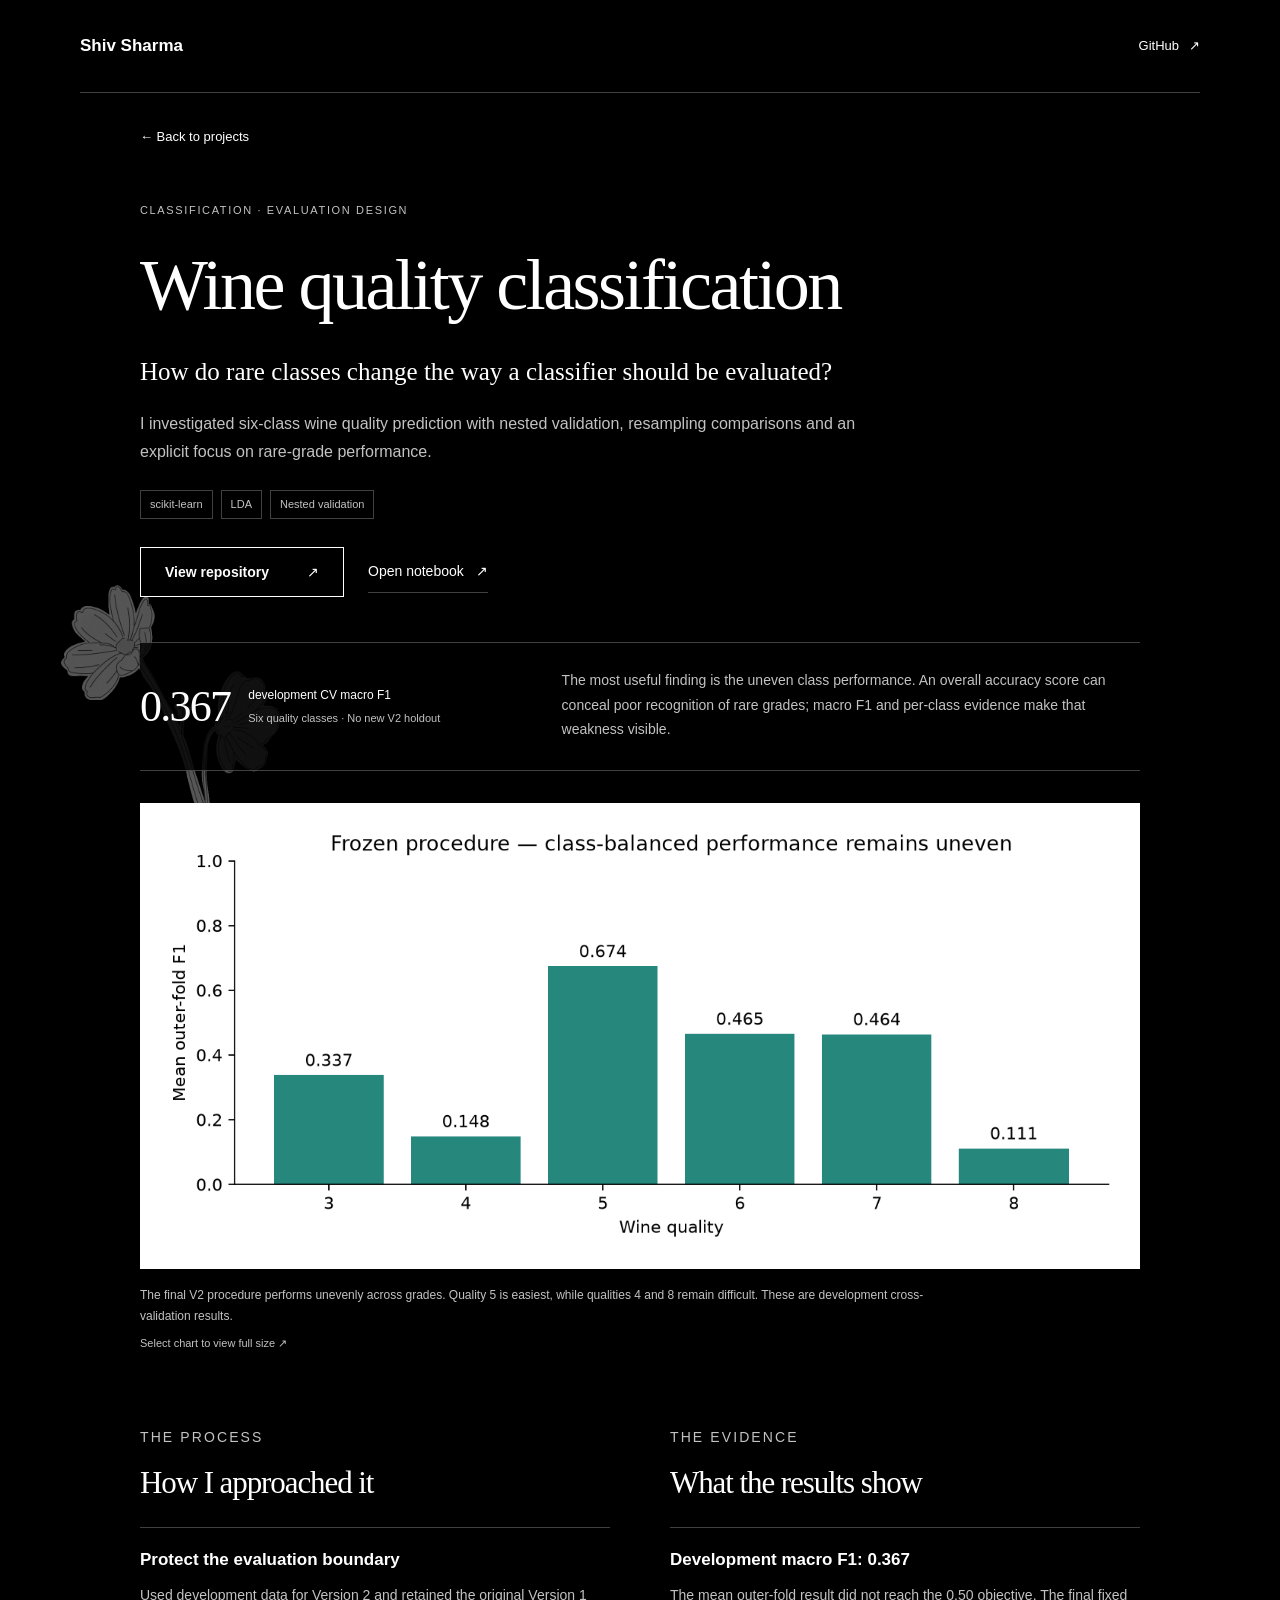
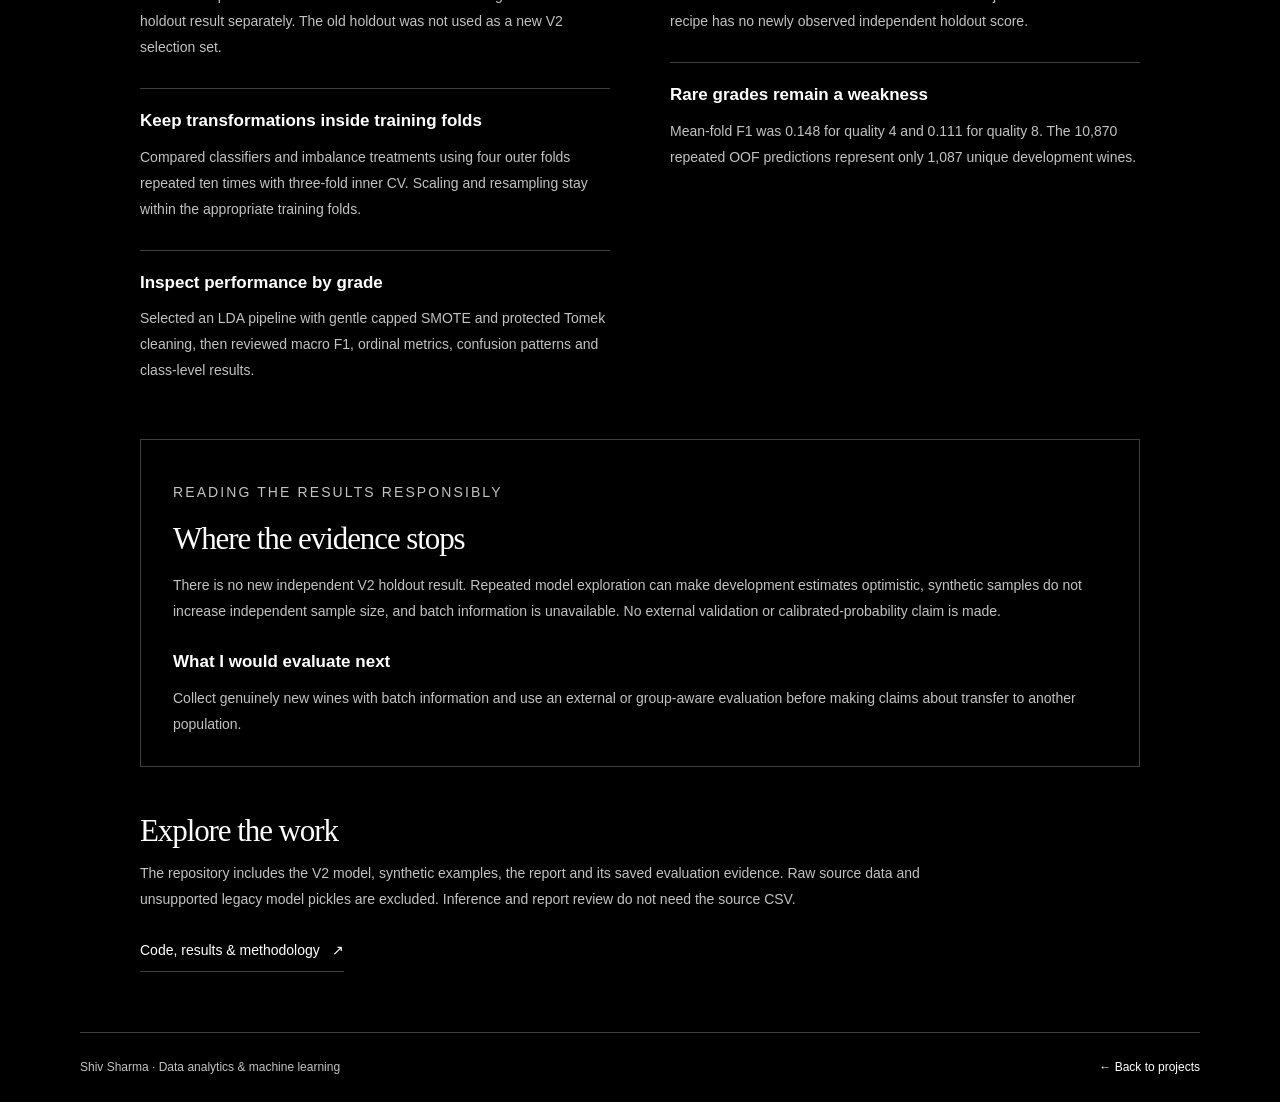
<file: projects/wine-quality-classification.html>
<!DOCTYPE html>
<html lang="en">
 <head>
  <meta charset="utf-8"/>
  <meta content="width=device-width, initial-scale=1" name="viewport"/>
  <title>
   Wine quality classification | Shiv Sharma
  </title>
  <meta content="I investigated six-class wine quality prediction with nested validation, resampling comparisons and an explicit focus on rare-grade performance." name="description"/>
  <meta content="#000000" name="theme-color"/>
  <meta content="Wine quality classification | Shiv Sharma" property="og:title"/>
  <meta content="I investigated six-class wine quality prediction with nested validation, resampling comparisons and an explicit focus on rare-grade performance." property="og:description"/>
  <meta content="website" property="og:type"/>
  <link href="../img/favicon.svg" rel="icon" type="image/svg+xml"/>
  <link href="../css/main.css?v=20261027b" rel="stylesheet"/>
 </head>
 <body class="case-page">
  <a class="skip-link" href="#main">
   Skip to content
  </a>
  <header class="site-header wrap">
   <a aria-label="Shiv Sharma, introduction" class="brand" href="../index.html">
    Shiv Sharma
   </a>
   <nav aria-label="Main navigation">
    <a href="https://github.com/staticbloom">
     GitHub
     <span aria-hidden="true">
      ↗
     </span>
    </a>
   </nav>
  </header>
  <main class="case-main wrap" id="main">
   <a class="back-link" href="../projects.html#wine-quality-classification">
    ← Back to projects
   </a>
   <header class="case-header">
    <p class="eyebrow">
     Classification · Evaluation design
    </p>
    <h1>
     Wine quality classification
    </h1>
    <p class="case-question">
     How do rare classes change the way a classifier should be evaluated?
    </p>
    <p class="case-intro">
     I investigated six-class wine quality prediction with nested validation, resampling comparisons and an explicit focus on rare-grade performance.
    </p>
    <ul aria-label="Methods and tools" class="tags">
     <li>
      scikit-learn
     </li>
     <li>
      LDA
     </li>
     <li>
      Nested validation
     </li>
    </ul>
    <div class="project-actions">
     <a class="button" href="https://github.com/staticbloom/wine-quality-classification">
      View repository
      <span aria-hidden="true">
       ↗
      </span>
     </a>
     <a class="text-link" href="https://github.com/staticbloom/wine-quality-classification/blob/main/notebook/Wine-Quality-Classification.ipynb">
      Open notebook
      <span aria-hidden="true">
       ↗
      </span>
     </a>
    </div>
   </header>
   <section aria-label="Main result" class="case-result">
    <div class="result">
     <strong>
      0.367
     </strong>
     <span>
      development CV macro F1
      <small>
       Six quality classes · No new V2 holdout
      </small>
     </span>
    </div>
    <p>
     The most useful finding is the uneven class performance. An overall accuracy score can conceal poor recognition of rare grades; macro F1 and per-class evidence make that weakness visible.
    </p>
   </section>
   <figure class="project-figure">
    <a aria-label="Open full-size chart for Wine quality &amp; class imbalance" class="chart-link" href="../img/projects/wine-class-f1.png">
     <img alt="Mean outer-fold F1 by wine quality: 0.337 for grade 3, 0.148 for 4, 0.674 for 5, 0.465 for 6, 0.464 for 7, and 0.111 for 8." decoding="async" height="560" loading="lazy" src="../img/projects/wine-class-f1.png" width="1262"/>
    </a>
    <figcaption>
     The final V2 procedure performs unevenly across grades. Quality 5 is easiest, while qualities 4 and 8 remain difficult. These are development cross-validation results.
     <span class="figure-hint">
      Select chart to view full size
      <span aria-hidden="true">
       ↗
      </span>
     </span>
    </figcaption>
   </figure>
   <div class="case-content">
    <section aria-labelledby="approach">
     <p class="eyebrow">
      The process
     </p>
     <h2 id="approach">
      How I approached it
     </h2>
     <ul class="approach-list">
      <li>
       <h3>
        Protect the evaluation boundary
       </h3>
       <p>
        Used development data for Version 2 and retained the original Version 1 holdout result separately. The old holdout was not used as a new V2 selection set.
       </p>
      </li>
      <li>
       <h3>
        Keep transformations inside training folds
       </h3>
       <p>
        Compared classifiers and imbalance treatments using four outer folds repeated ten times with three-fold inner CV. Scaling and resampling stay within the appropriate training folds.
       </p>
      </li>
      <li>
       <h3>
        Inspect performance by grade
       </h3>
       <p>
        Selected an LDA pipeline with gentle capped SMOTE and protected Tomek cleaning, then reviewed macro F1, ordinal metrics, confusion patterns and class-level results.
       </p>
      </li>
     </ul>
    </section>
    <section aria-labelledby="findings">
     <p class="eyebrow">
      The evidence
     </p>
     <h2 id="findings">
      What the results show
     </h2>
     <div class="finding">
      <h3>
       Development macro F1: 0.367
      </h3>
      <p>
       The mean outer-fold result did not reach the 0.50 objective. The final fixed recipe has no newly observed independent holdout score.
      </p>
     </div>
     <div class="finding">
      <h3>
       Rare grades remain a weakness
      </h3>
      <p>
       Mean-fold F1 was 0.148 for quality 4 and 0.111 for quality 8. The 10,870 repeated OOF predictions represent only 1,087 unique development wines.
      </p>
     </div>
    </section>
   </div>
   <section aria-labelledby="limits" class="limits">
    <p class="eyebrow">
     Reading the results responsibly
    </p>
    <h2 id="limits">
     Where the evidence stops
    </h2>
    <p>
     There is no new independent V2 holdout result. Repeated model exploration can make development estimates optimistic, synthetic samples do not increase independent sample size, and batch information is unavailable. No external validation or calibrated-probability claim is made.
    </p>
    <h3>
     What I would evaluate next
    </h3>
    <p>
     Collect genuinely new wines with batch information and use an external or group-aware evaluation before making claims about transfer to another population.
    </p>
   </section>
   <section aria-labelledby="available" class="availability">
    <h2 id="available">
     Explore the work
    </h2>
    <p>
     The repository includes the V2 model, synthetic examples, the report and its saved evaluation evidence. Raw source data and unsupported legacy model pickles are excluded. Inference and report review do not need the source CSV.
    </p>
    <a class="text-link" href="https://github.com/staticbloom/wine-quality-classification">
     Code, results &amp; methodology
     <span aria-hidden="true">
      ↗
     </span>
    </a>
   </section>
  </main>
  <footer class="site-footer wrap">
   <p>
    Shiv Sharma · Data analytics &amp; machine learning
   </p>
   <a href="../projects.html">
    <span aria-hidden="true">
     ←
    </span>
    Back to projects
   </a>
  </footer>
 </body>
</html>
</file>
<file: css/main.css>
/* Shared static portfolio styles. */
:root {
  --background: #000;
  --text: #fff;
  --muted: rgba(255, 255, 255, .76);
  --line: rgba(255, 255, 255, .25);
  --serif: Georgia, 'Times New Roman', serif;
  --sans: -apple-system, BlinkMacSystemFont, 'Segoe UI', Arial, sans-serif;
}
* { box-sizing: border-box; }
html { scroll-behavior: smooth; scroll-padding-top: 24px; }
body {
  margin: 0;
  min-height: 100vh;
  min-height: 100svh;
  display: flex;
  flex-direction: column;
  position: relative;
  isolation: isolate;
  background: var(--background);
  color: var(--text);
  font: 16px/1.75 var(--sans);
  -webkit-font-smoothing: antialiased;
}
/* Fixed artwork stays present on the introduction, selection and case studies. */
body::before {
  content: '';
  position: fixed;
  inset: 0;
  z-index: -1;
  pointer-events: none;
  background-image: url('../img/flower.gif');
  background-repeat: no-repeat;
  background-position: left -45px bottom -45px;
  background-size: clamp(280px, 35vw, 500px) auto;
  filter: grayscale(1);
  opacity: .35;
}
main { flex: 1; }
a { color: var(--text); text-decoration: none; }
a:focus-visible { outline: 2px solid #fff; outline-offset: 6px; }
::selection { background: #fff; color: #000; }
img { display: block; max-width: 100%; }
h1, h2, h3, p, figure { margin: 0; }
h1, h2, h3 { font-weight: 400; line-height: 1.2; }
h1, h2 { font-family: var(--serif); letter-spacing: -.035em; }
.wrap { width: min(1120px, calc(100% - 80px)); margin-inline: auto; }
.skip-link { position: absolute; left: 20px; top: -100px; padding: 10px 18px; background: #000; border: 1px solid #fff; z-index: 5; }
.skip-link:focus { top: 12px; }
.sr-only { position: absolute; width: 1px; height: 1px; overflow: hidden; clip: rect(0, 0, 0, 0); white-space: nowrap; }
.eyebrow { color: var(--muted); font-size: 11px; font-weight: 500; text-transform: uppercase; letter-spacing: .15em; }
.site-header { display: flex; align-items: center; justify-content: space-between; gap: 25px; padding-block: 24px; border-bottom: 1px solid var(--line); }
.brand { font-size: 17px; font-weight: 550; }
.site-header nav a { display: inline-flex; align-items: center; gap: 10px; min-height: 44px; font-size: 13px; }
.site-header a:hover { text-decoration: underline; text-underline-offset: 5px; }
.site-footer { display: flex; justify-content: space-between; gap: 24px; margin-top: 60px; padding-block: 24px; border-top: 1px solid var(--line); font-size: 12px; color: var(--muted); }
.site-footer a { white-space: nowrap; }
.site-footer a:hover { text-decoration: underline; text-underline-offset: 5px; }
.button { display: inline-flex; align-items: center; gap: 38px; min-height: 50px; padding: 11px 24px; border: 1px solid #fff; background: #000; color: #fff; font-size: 14px; font-weight: 550; transition: box-shadow .18s; }
.button:hover { box-shadow: 0 0 0 1px #fff; }
.text-link { display: inline-flex; align-items: center; gap: 12px; padding-block: 8px; font-size: 14px; border-bottom: 1px solid var(--line); }
.text-link:hover { border-color: #fff; }
.back-link { display: inline-flex; align-items: center; gap: 10px; min-height: 44px; margin-top: 22px; font-size: 13px; }
.back-link:hover { text-decoration: underline; text-underline-offset: 5px; }
/* One introduction, with one clear route into the work. */
.intro { max-width: 760px; display: flex; align-items: center; padding-block: 80px; }
.intro h1 { font-size: clamp(56px, 7vw, 88px); margin-top: 24px; line-height: 1.04; }
.intro-role { font-family: var(--serif); font-size: clamp(26px, 3.2vw, 38px); margin-top: 18px; }
.intro-copy { max-width: 650px; margin-top: 30px; }
.intro-copy p { color: var(--muted); font-size: 17px; margin-top: 16px; }
.toolkit { max-width: 620px; margin-top: 30px; font-size: 12px; line-height: 2; color: var(--muted); }
.intro .button { margin-top: 32px; }
.intro-page .site-footer { margin-top: 0; }
/* Project selection: one ordered, unnumbered list of linked overviews. */
.selection { max-width: 900px; }
.selection-header { padding-block: 46px 36px; }
.selection-header h1 { font-size: clamp(48px, 6vw, 68px); margin-top: 14px; }
.selection-header>p:last-child { max-width: 650px; margin-top: 20px; color: var(--muted); font-size: 16px; }
.project-list { display: grid; gap: 18px; }
.project-option { display: grid; grid-template-columns: 1fr auto; align-items: center; gap: 24px; padding: 28px 32px; border: 1px solid var(--line); background: rgba(0, 0, 0, .82); scroll-margin-top: 24px; transition: border-color .18s; }
.project-option:hover { border-color: #fff; }
.project-option h2 { font-size: 29px; margin-top: 12px; }
.project-option .overview { max-width: 680px; color: var(--muted); font-size: 14px; margin-top: 12px; }
.project-arrow { font-size: 27px; align-self: center; }
.read-label { display: inline-block; font-size: 12px; margin-top: 17px; border-bottom: 1px solid var(--line); }
/* Case-study evidence and explanations. */
.case-main { max-width: 1000px; }
.case-header { padding-top: 42px; max-width: 850px; }
.case-header h1 { font-size: clamp(42px, 5.8vw, 72px); margin-top: 22px; }
.case-question { font-family: var(--serif); font-size: 25px; line-height: 1.45; margin-top: 25px; }
.case-intro { color: var(--muted); font-size: 16px; margin-top: 20px; max-width: 730px; }
.tags { display: flex; flex-wrap: wrap; gap: 8px; list-style: none; padding: 0; margin: 24px 0 0; }
.tags li { font-size: 11px; color: var(--muted); padding: 4px 9px; border: 1px solid var(--line); background: #000; }
.project-actions { display: flex; align-items: center; flex-wrap: wrap; gap: 24px; margin-top: 28px; }
.case-result { display: grid; grid-template-columns: .8fr 1.2fr; gap: 36px; margin-block: 45px 32px; padding-block: 25px; border-block: 1px solid var(--line); background: rgba(0, 0, 0, .8); }
.result { display: flex; align-items: center; gap: 18px; }
.result>strong { font-family: var(--serif); font-size: 44px; font-weight: 400; letter-spacing: -.04em; white-space: nowrap; }
.result>span { font-size: 12px; line-height: 1.65; }
.result small { display: block; font-size: 11px; color: var(--muted); margin-top: 4px; }
.case-result>p { font-size: 14px; color: var(--muted); }
.project-figure { min-width: 0; }
.chart-link { display: flex; align-items: center; justify-content: center; padding: 20px; background: #fff; }
.chart-link img { width: auto; max-width: 100%; height: auto; max-height: 600px; object-fit: contain; }
.chart-link:hover { outline: 2px solid #fff; outline-offset: 5px; }
figcaption { color: var(--muted); font-size: 12px; line-height: 1.7; margin-top: 16px; max-width: 820px; }
.figure-hint { display: block; margin-top: 8px; font-size: 11px; }
.case-content { display: grid; grid-template-columns: 1fr 1fr; gap: 60px; margin-top: 60px; }
.case-content h2, .limits h2, .availability h2 { font-size: 31px; margin-top: 14px; margin-bottom: 25px; }
.case-content h3, .limits h3 { font-size: 17px; line-height: 1.4; font-weight: 550; }
.case-content p, .limits p, .availability p { color: var(--muted); font-size: 14px; line-height: 1.85; margin-top: 12px; }
.approach-list { list-style: none; padding: 0; margin: 0; }
.approach-list li, .finding { border-top: 1px solid var(--line); padding-top: 20px; margin-bottom: 27px; }
.limits { margin-top: 28px; padding: 28px 32px; background: rgba(0, 0, 0, .9); border: 1px solid var(--line); }
.limits h2 { margin-bottom: 16px; }
.limits h3 { margin-top: 25px; }
.availability { margin-top: 45px; max-width: 780px; }
.availability h2 { margin-bottom: 12px; }
.availability .text-link { margin-top: 18px; }
@media (max-width: 900px) {
  .wrap { width: calc(100% - 56px); }
  .intro { max-width: 660px; }
  .case-content { gap: 34px; }
  .case-result { grid-template-columns: 1fr 1fr; gap: 25px; }
  .result { gap: 12px; }
  .result>strong { font-size: 37px; }
}
@media (max-width: 640px) {
  .wrap { width: calc(100% - 40px); }
  body::before { background-position: left -55px bottom -25px; background-size: 290px auto; opacity: .24; }
  .site-header { padding-block: 13px; }
  .brand { font-size: 16px; }
  .intro { padding-block: 55px; }
  .intro h1 { font-size: 58px; }
  .intro-role { font-size: 29px; }
  .intro-copy p { font-size: 16px; }
  .toolkit { font-size: 12px; }
  .site-footer { display: flex; flex-direction: column; gap: 14px; margin-top: 40px; padding-block: 22px; }
  .selection-header { padding-block: 28px; }
  .selection-header h1 { font-size: 48px; }
  .selection-header>p:last-child { font-size: 15px; }
  .project-list { gap: 14px; }
  .project-option { padding: 24px 20px; gap: 12px; }
  .project-option h2 { font-size: 26px; }
  .project-option .eyebrow { font-size: 10px; }
  .project-arrow { font-size: 22px; }
  .case-header { padding-top: 28px; }
  .case-header h1 { font-size: 42px; }
  .case-question { font-size: 23px; }
  .case-intro { font-size: 15px; }
  .case-result { grid-template-columns: 1fr; gap: 20px; margin-top: 34px; }
  .result>strong { font-size: 43px; }
  .chart-link { padding: 10px; }
  .case-content { grid-template-columns: 1fr; gap: 25px; margin-top: 40px; }
  .case-content h2, .limits h2, .availability h2 { font-size: 29px; }
  .limits { margin-top: 15px; padding: 24px 20px; }
  .project-actions { gap: 18px; }
}
@media (prefers-reduced-motion: reduce) {
  html { scroll-behavior: auto; }
  * { transition: none !important; }
}
@media print {
  body { background: #fff; color: #000; display: block; }
  body::before, .site-header, .site-footer, .back-link, .project-actions, .skip-link { display: none; }
  .wrap { width: 100%; }
  p, a, .eyebrow, .case-intro, .case-question, figcaption, .case-content p, .limits p, .availability p { color: #000; }
  .case-content, .case-result { display: block; }
  .case-result, .limits, .project-option { background: #fff; border-color: #aaa; }
  .chart-link img { max-height: 300px; }
  .project-option, .limits { break-inside: avoid; }
}
</file>
